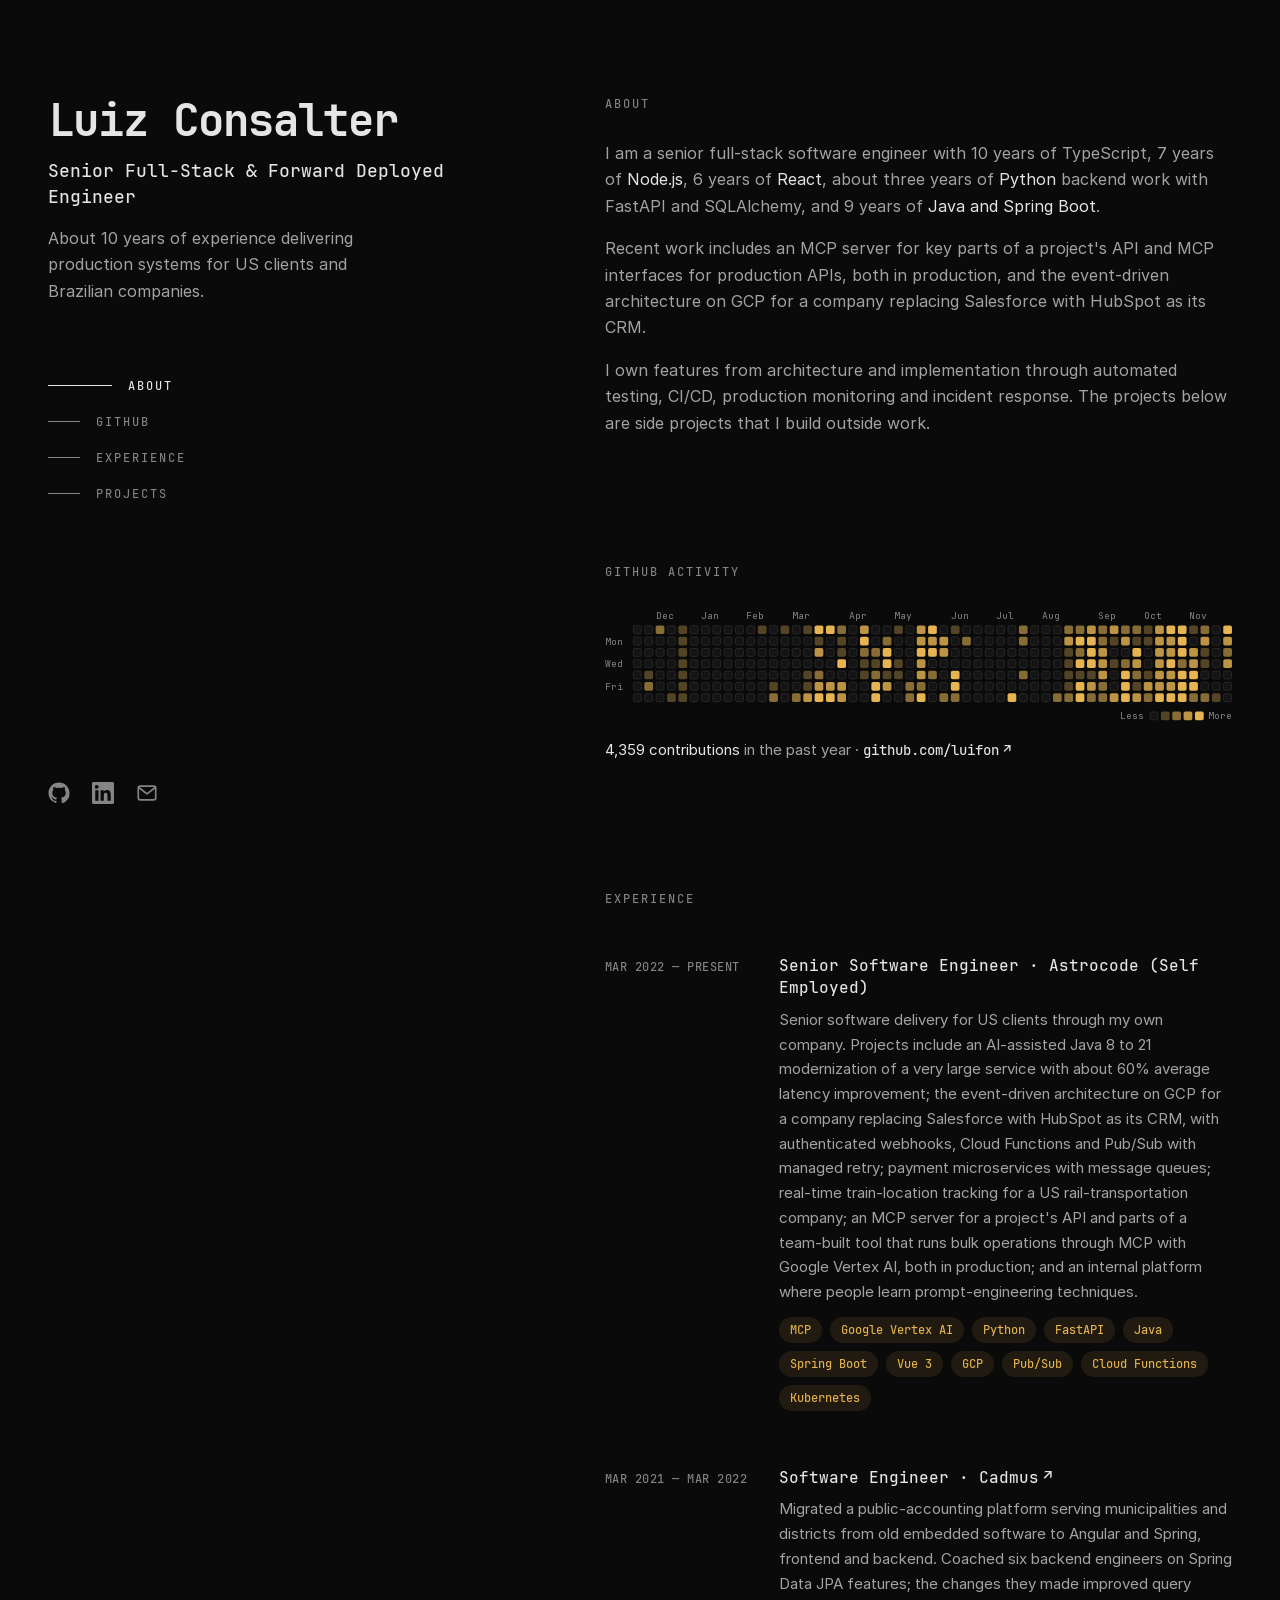
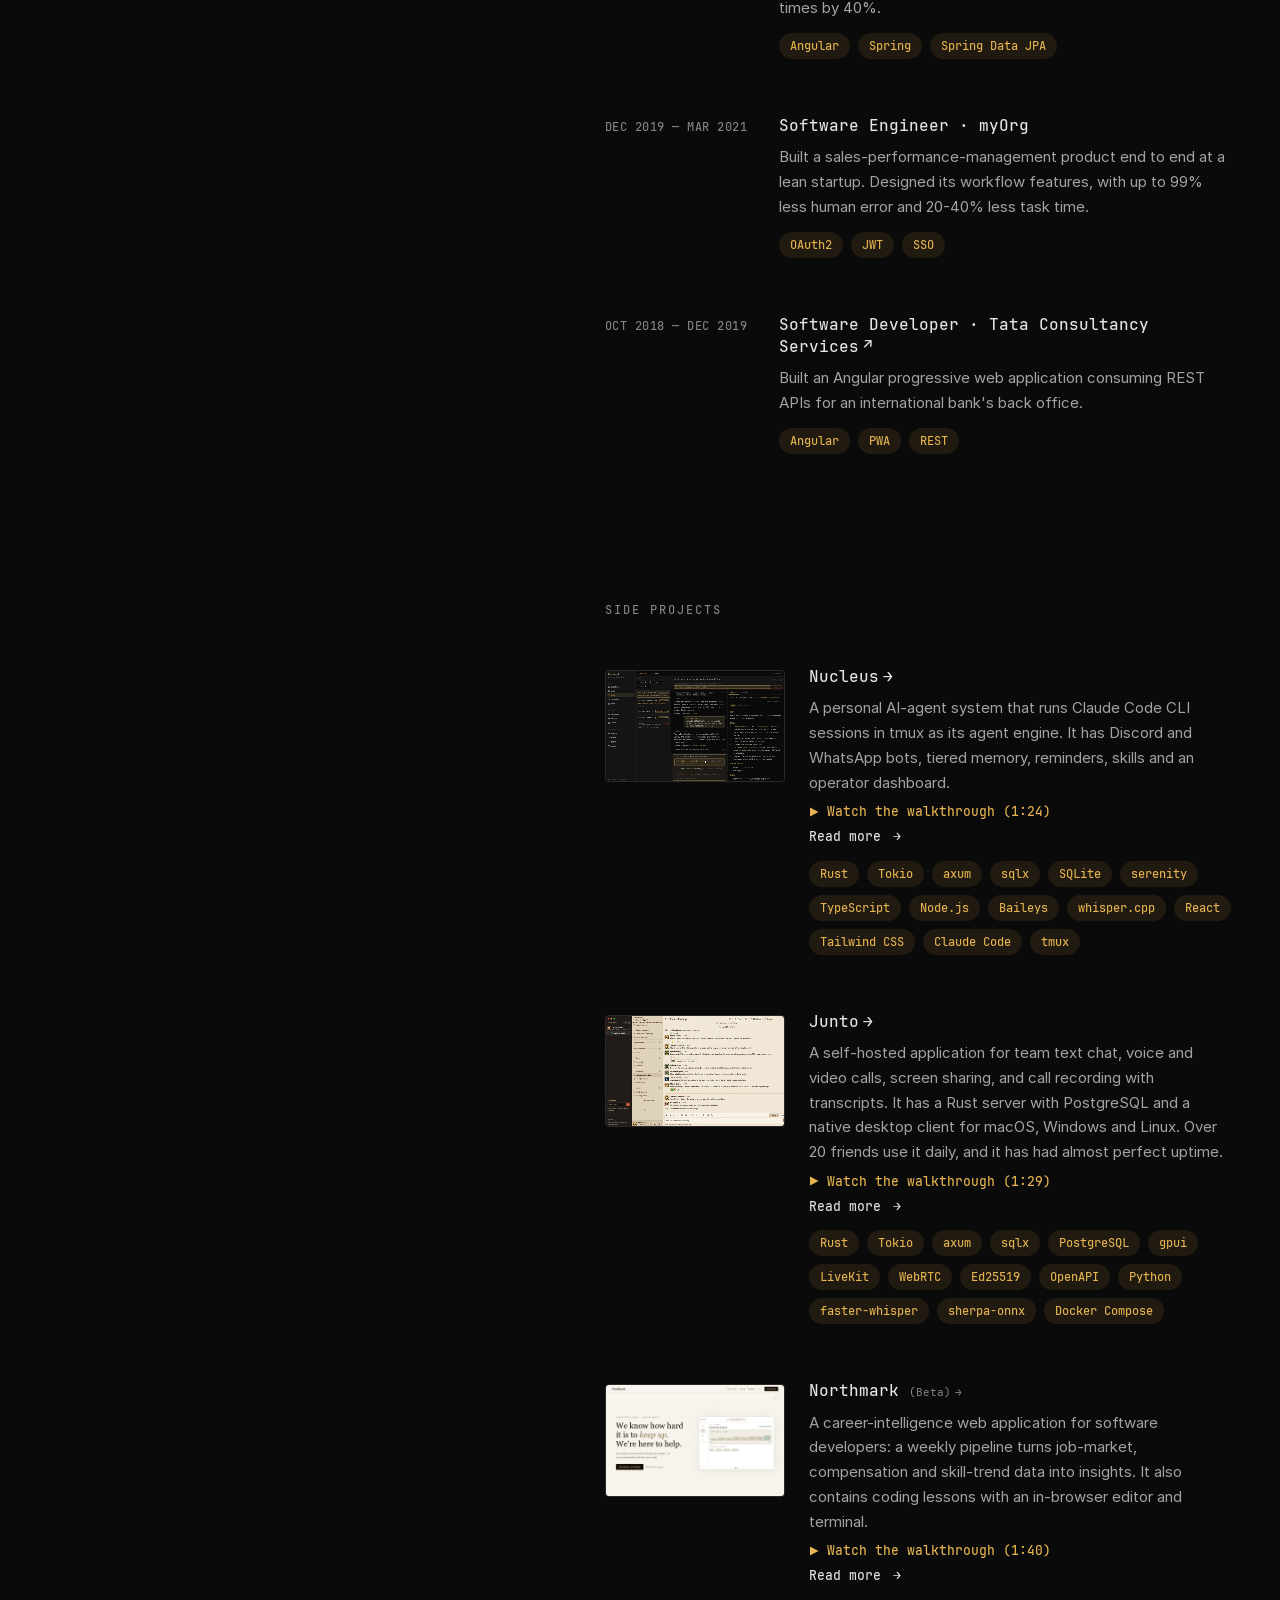
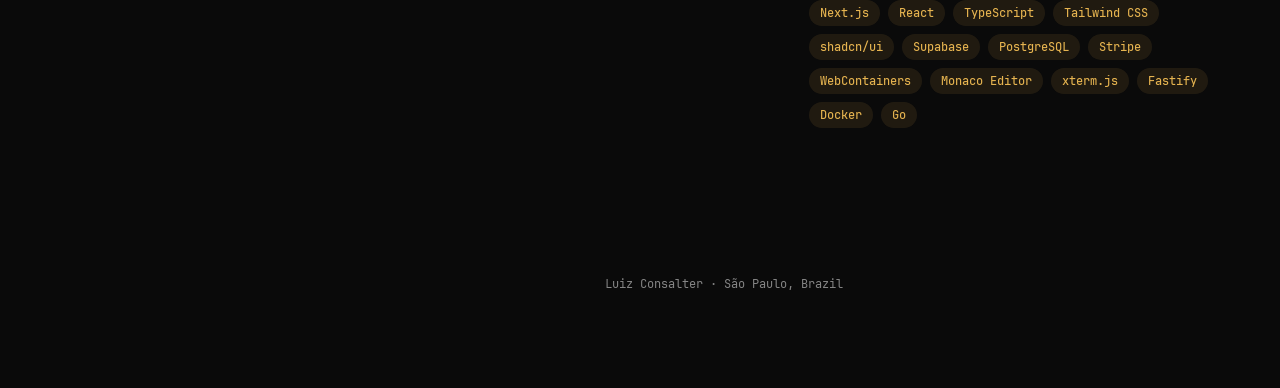
<file: index.html>
<!doctype html>
<html lang="en">
<head>
<meta charset="utf-8">
<meta name="viewport" content="width=device-width, initial-scale=1">
<title>Luiz Consalter</title>
<meta name="description" content="Luiz Consalter, senior full-stack and forward deployed engineer: experience and side projects.">
<meta name="theme-color" content="#0a0a0a">
<meta name="color-scheme" content="dark">
<link rel="canonical" href="https://luifon.github.io/">
<meta property="og:type" content="website">
<meta property="og:site_name" content="Luiz Consalter">
<meta property="og:title" content="Luiz Consalter">
<meta property="og:description" content="Luiz Consalter, senior full-stack and forward deployed engineer: experience and side projects.">
<meta property="og:url" content="https://luifon.github.io/">
<meta property="og:image" content="https://luifon.github.io/images/og-image.png">
<meta property="og:image:width" content="1200">
<meta property="og:image:height" content="630">
<meta property="og:image:alt" content="Luiz Consalter, Senior Full-Stack and Forward Deployed Engineer. Side projects: Nucleus, Junto, Northmark.">
<meta name="twitter:card" content="summary_large_image">
<meta name="twitter:title" content="Luiz Consalter">
<meta name="twitter:description" content="Luiz Consalter, senior full-stack and forward deployed engineer: experience and side projects.">
<meta name="twitter:image" content="https://luifon.github.io/images/og-image.png">
<link rel="icon" href="favicon.svg" type="image/svg+xml">
<link rel="icon" href="favicon-32x32.png" type="image/png" sizes="32x32">
<link rel="icon" href="favicon-16x16.png" type="image/png" sizes="16x16">
<link rel="apple-touch-icon" href="apple-touch-icon.png">
<link rel="preload" href="assets/fonts/Inter-Regular-latin.woff2" as="font" type="font/woff2" crossorigin>
<link rel="stylesheet" href="assets/site.css">
</head>
<body>
<a class="skip" href="#content">Skip to content</a>
<div class="wrap">

  <header class="side">
    <div>
      <h1><a href="/">Luiz Consalter</a></h1>
      <p class="title">Senior Full-Stack &amp; Forward Deployed Engineer</p>
      <p class="line">About 10 years of experience delivering production systems for US clients and Brazilian companies.</p>
      <nav class="sections" aria-label="Sections">
        <ul>
          <li><a href="#about" class="active">About</a></li>
          <li><a href="#github">GitHub</a></li>
          <li><a href="#experience">Experience</a></li>
          <li><a href="#projects">Projects</a></li>
        </ul>
      </nav>
    </div>
    <div class="contact">
      <a href="https://github.com/luifon" aria-label="GitHub" title="GitHub"><svg viewBox="0 0 24 24" fill="currentColor"><path d="M12 .5C5.65.5.5 5.65.5 12a11.5 11.5 0 0 0 7.86 10.92c.58.1.79-.25.79-.56v-2c-3.2.7-3.87-1.37-3.87-1.37-.53-1.33-1.28-1.69-1.28-1.69-1.05-.72.08-.7.08-.7 1.16.08 1.77 1.19 1.77 1.19 1.03 1.77 2.7 1.26 3.36.96.1-.75.4-1.26.73-1.55-2.55-.29-5.24-1.28-5.24-5.68 0-1.26.45-2.28 1.19-3.09-.12-.29-.52-1.46.11-3.05 0 0 .97-.31 3.17 1.18a11 11 0 0 1 5.77 0c2.2-1.49 3.17-1.18 3.17-1.18.63 1.59.23 2.76.11 3.05.74.81 1.19 1.83 1.19 3.09 0 4.41-2.69 5.39-5.25 5.67.41.36.78 1.06.78 2.14v3.17c0 .31.21.67.8.56A11.5 11.5 0 0 0 23.5 12C23.5 5.65 18.35.5 12 .5Z"/></svg></a>
      <a href="https://linkedin.com/in/luiz-consalter" aria-label="LinkedIn" title="LinkedIn"><svg viewBox="0 0 24 24" fill="currentColor"><path d="M20.45 20.45h-3.56v-5.57c0-1.33-.02-3.04-1.85-3.04-1.85 0-2.14 1.45-2.14 2.94v5.67H9.34V9h3.42v1.56h.05c.48-.9 1.64-1.85 3.37-1.85 3.6 0 4.27 2.37 4.27 5.46v6.28ZM5.34 7.43a2.07 2.07 0 1 1 0-4.13 2.07 2.07 0 0 1 0 4.13ZM7.12 20.45H3.56V9h3.56v11.45ZM22.22 0H1.77C.79 0 0 .77 0 1.73v20.54C0 23.23.79 24 1.77 24h20.45c.98 0 1.78-.77 1.78-1.73V1.73C24 .77 23.2 0 22.22 0Z"/></svg></a>
      <a href="mailto:luizconsalter.work@gmail.com" aria-label="Email" title="luizconsalter.work@gmail.com"><svg viewBox="0 0 24 24" fill="none" stroke="currentColor" stroke-width="1.8" stroke-linecap="round" stroke-linejoin="round"><rect x="2.5" y="4.5" width="19" height="15" rx="2"/><path d="m3 6 9 7 9-7"/></svg></a>
    </div>
  </header>

  <main id="content">
    <section id="about" aria-label="About">
      <h2>About</h2>
      <p>I am a senior full-stack software engineer with 10 years of TypeScript, 7 years of <span class="strong">Node.js</span>, 6 years of <span class="strong">React</span>, about three years of <span class="strong">Python</span> backend work with FastAPI and SQLAlchemy, and 9 years of <span class="strong">Java and Spring Boot</span>.</p>
      <p>Recent work includes an MCP server for key parts of a project's API and MCP interfaces for production APIs, both in production, and the event-driven architecture on GCP for a company replacing Salesforce with HubSpot as its CRM.</p>
      <p>I own features from architecture and implementation through automated testing, CI/CD, production monitoring and incident response. The projects below are side projects that I build outside work.</p>
    </section>

    <section id="github" aria-label="GitHub activity">
      <h2>GitHub activity</h2>
      <!-- github-activity:start (generated by scripts/github-activity.mjs; do not edit by hand) -->
      <div class="heatmap"><a href="https://github.com/luifon"><img src="images/github-activity.svg?v=2026-11-28" width="718" height="131" alt="Heatmap of GitHub contributions by day: 4,359 contributions on GitHub from Nov 23, 2025 to Nov 28, 2026." decoding="async"></a></div>
      <p class="activity"><span class="strong">4,359 contributions</span> in the past year · <a href="https://github.com/luifon" class="more-inline">github.com/luifon<span aria-hidden="true">↗</span></a></p>
      <!-- github-activity:end -->
    </section>

    <section id="experience" aria-label="Experience">
      <h2>Experience</h2>
      <ol class="list">
        <li class="item">
          <div class="date">Mar 2022 — Present</div>
          <div>
            <h3>Senior Software Engineer · Astrocode (Self Employed)</h3>
            <p>Senior software delivery for US clients through my own company. Projects include an AI-assisted Java 8 to 21 modernization of a very large service with about 60% average latency improvement; the event-driven architecture on GCP for a company replacing Salesforce with HubSpot as its CRM, with authenticated webhooks, Cloud Functions and Pub/Sub with managed retry; payment microservices with message queues; real-time train-location tracking for a US rail-transportation company; an MCP server for a project's API and parts of a team-built tool that runs bulk operations through MCP with Google Vertex AI, both in production; and an internal platform where people learn prompt-engineering techniques.</p>
            <ul class="tags"><li>MCP</li><li>Google Vertex AI</li><li>Python</li><li>FastAPI</li><li>Java</li><li>Spring Boot</li><li>Vue 3</li><li>GCP</li><li>Pub/Sub</li><li>Cloud Functions</li><li>Kubernetes</li></ul>
          </div>
        </li>
        <li class="item">
          <div class="date">Mar 2021 — Mar 2022</div>
          <div>
            <h3><a href="https://www.cadmus.com.br" target="_blank" rel="noreferrer">Software Engineer · <span class="nw">Cadmus<span class="arrow" aria-hidden="true">↗</span></span></a></h3>
            <p>Migrated a public-accounting platform serving municipalities and districts from old embedded software to Angular and Spring, frontend and backend. Coached six backend engineers on Spring Data JPA features; the changes they made improved query times by 40%.</p>
            <ul class="tags"><li>Angular</li><li>Spring</li><li>Spring Data JPA</li></ul>
          </div>
        </li>
        <li class="item">
          <div class="date">Dec 2019 — Mar 2021</div>
          <div>
            <h3>Software Engineer · myOrg</h3>
            <p>Built a sales-performance-management product end to end at a lean startup. Designed its workflow features, with up to 99% less human error and 20-40% less task time.</p>
            <ul class="tags"><li>OAuth2</li><li>JWT</li><li>SSO</li></ul>
          </div>
        </li>
        <li class="item">
          <div class="date">Oct 2018 — Dec 2019</div>
          <div>
            <h3><a href="https://www.tcs.com" target="_blank" rel="noreferrer">Software Developer · Tata Consultancy <span class="nw">Services<span class="arrow" aria-hidden="true">↗</span></span></a></h3>
            <p>Built an Angular progressive web application consuming REST APIs for an international bank's back office.</p>
            <ul class="tags"><li>Angular</li><li>PWA</li><li>REST</li></ul>
          </div>
        </li>
      </ol>
    </section>

    <section id="projects" aria-label="Projects">
      <h2>Side projects</h2>
      <ol class="list">
        <li class="item project">
          <button class="thumb" type="button" data-gallery="nucleus" data-video="videos/nucleus-plan-approval" data-poster="videos/nucleus-plan-approval.webp" data-width="1440" data-height="900" data-caption="Nucleus dashboard: approving plan v2 of a work item, after which the agent starts the implementation" aria-label="Open the Nucleus videos and screenshots"><video class="clip" muted loop playsinline preload="none" poster="videos/nucleus-plan-approval-800.webp" width="800" height="500" aria-label="Nucleus dashboard: approving plan v2 of a work item, after which the agent starts the implementation"><source src="videos/nucleus-plan-approval-800.webm" type="video/webm"><source src="videos/nucleus-plan-approval-800.mp4" type="video/mp4"></video></button>
          <span hidden data-gallery="nucleus" data-video="videos/nucleus-tasks" data-poster="videos/nucleus-tasks.webp" data-width="1440" data-height="900" data-caption="Nucleus dashboard: tasks page refreshing while background tasks start, finish and are added"></span>
          <span hidden data-gallery="nucleus" data-full="images/nucleus-agents-1600.webp" data-caption="Nucleus dashboard: agents page"></span>
          <span hidden data-gallery="nucleus" data-full="images/nucleus-work-1600.webp" data-caption="Nucleus dashboard: work items page"></span>
          <span hidden data-gallery="nucleus" data-full="images/nucleus-usage-1600.webp" data-caption="Nucleus dashboard: usage page"></span>
          <div>
            <h3><a href="projects/nucleus.html"><span class="nw">Nucleus<span class="arrow" aria-hidden="true">→</span></span></a></h3>
            <p>A personal AI-agent system that runs Claude Code CLI sessions in tmux as its agent engine. It has Discord and WhatsApp bots, tiered memory, reminders, skills and an operator dashboard.</p>
            <a class="watch" href="projects/nucleus.html#walkthrough"><svg viewBox="0 0 10 10" aria-hidden="true"><path d="M1 0.5 9.5 5 1 9.5z" fill="currentColor"/></svg>Watch the walkthrough (1:24)<span class="sr-only"> of Nucleus</span></a>
            <a class="read" href="projects/nucleus.html">Read more<span class="sr-only"> about Nucleus</span> <span aria-hidden="true">→</span></a>
            <ul class="tags"><li>Rust</li><li>Tokio</li><li>axum</li><li>sqlx</li><li>SQLite</li><li>serenity</li><li>TypeScript</li><li>Node.js</li><li>Baileys</li><li>whisper.cpp</li><li>React</li><li>Tailwind CSS</li><li>Claude Code</li><li>tmux</li></ul>
          </div>
        </li>
        <li class="item project">
          <button class="thumb" type="button" data-gallery="junto" data-video="videos/junto-live-thread" data-poster="videos/junto-live-thread.webp" data-width="1440" data-height="862" data-caption="Junto desktop client: opening a thread while new channel messages and a thread reply arrive" aria-label="Open the Junto video and screenshots"><video class="clip" muted loop playsinline preload="none" poster="videos/junto-live-thread-800.webp" width="800" height="479" aria-label="Junto desktop client: opening a thread while new channel messages and a thread reply arrive"><source src="videos/junto-live-thread-800.webm" type="video/webm"><source src="videos/junto-live-thread-800.mp4" type="video/mp4"></video></button>
          <span hidden data-gallery="junto" data-full="images/junto-chat-1600.webp" data-caption="Junto desktop client: chat"></span>
          <span hidden data-gallery="junto" data-full="images/junto-thread-1600.webp" data-caption="Junto desktop client: thread"></span>
          <span hidden data-gallery="junto" data-full="images/junto-search-1600.webp" data-caption="Junto desktop client: search"></span>
          <div>
            <h3><a href="projects/junto.html"><span class="nw">Junto<span class="arrow" aria-hidden="true">→</span></span></a></h3>
            <p>A self-hosted application for team text chat, voice and video calls, screen sharing, and call recording with transcripts. It has a Rust server with PostgreSQL and a native desktop client for macOS, Windows and Linux. Over 20 friends use it daily, and it has had almost perfect uptime.</p>
            <a class="watch" href="projects/junto.html#walkthrough"><svg viewBox="0 0 10 10" aria-hidden="true"><path d="M1 0.5 9.5 5 1 9.5z" fill="currentColor"/></svg>Watch the walkthrough (1:29)<span class="sr-only"> of Junto</span></a>
            <a class="read" href="projects/junto.html">Read more<span class="sr-only"> about Junto</span> <span aria-hidden="true">→</span></a>
            <ul class="tags"><li>Rust</li><li>Tokio</li><li>axum</li><li>sqlx</li><li>PostgreSQL</li><li>gpui</li><li>LiveKit</li><li>WebRTC</li><li>Ed25519</li><li>OpenAPI</li><li>Python</li><li>faster-whisper</li><li>sherpa-onnx</li><li>Docker Compose</li></ul>
          </div>
        </li>
        <li class="item project">
          <button class="thumb" type="button" data-gallery="northmark" data-full="images/northmark-landing-1600.webp" data-caption="Northmark landing page" aria-label="Open the Northmark screenshots"><img src="images/northmark-landing-800.webp" srcset="images/northmark-landing-800.webp 800w, images/northmark-landing-1600.webp 1600w" sizes="(max-width: 640px) 240px, 180px" width="800" height="500" alt="Northmark landing page" loading="lazy" decoding="async"></button>
          <span hidden data-gallery="northmark" data-full="images/northmark-roadmap-1600.webp" data-caption="Northmark roadmap page"></span>
          <div>
            <h3><a href="projects/northmark.html">Northmark <span class="nw beta">(Beta)<span class="arrow" aria-hidden="true">→</span></span></a></h3>
            <p>A career-intelligence web application for software developers: a weekly pipeline turns job-market, compensation and skill-trend data into insights. It also contains coding lessons with an in-browser editor and terminal.</p>
            <a class="watch" href="projects/northmark.html#walkthrough"><svg viewBox="0 0 10 10" aria-hidden="true"><path d="M1 0.5 9.5 5 1 9.5z" fill="currentColor"/></svg>Watch the walkthrough (1:40)<span class="sr-only"> of Northmark</span></a>
            <a class="read" href="projects/northmark.html">Read more<span class="sr-only"> about Northmark</span> <span aria-hidden="true">→</span></a>
            <ul class="tags"><li>Next.js</li><li>React</li><li>TypeScript</li><li>Tailwind CSS</li><li>shadcn/ui</li><li>Supabase</li><li>PostgreSQL</li><li>Stripe</li><li>WebContainers</li><li>Monaco Editor</li><li>xterm.js</li><li>Fastify</li><li>Docker</li><li>Go</li></ul>
          </div>
        </li>
      </ol>
    </section>


    <footer>Luiz Consalter · São Paulo, Brazil</footer>
  </main>

</div>
<script src="assets/site.js" defer></script>
<script src="assets/lightbox.js" defer></script>
<script src="assets/clips.js" defer></script>
</body>
</html>
</file>
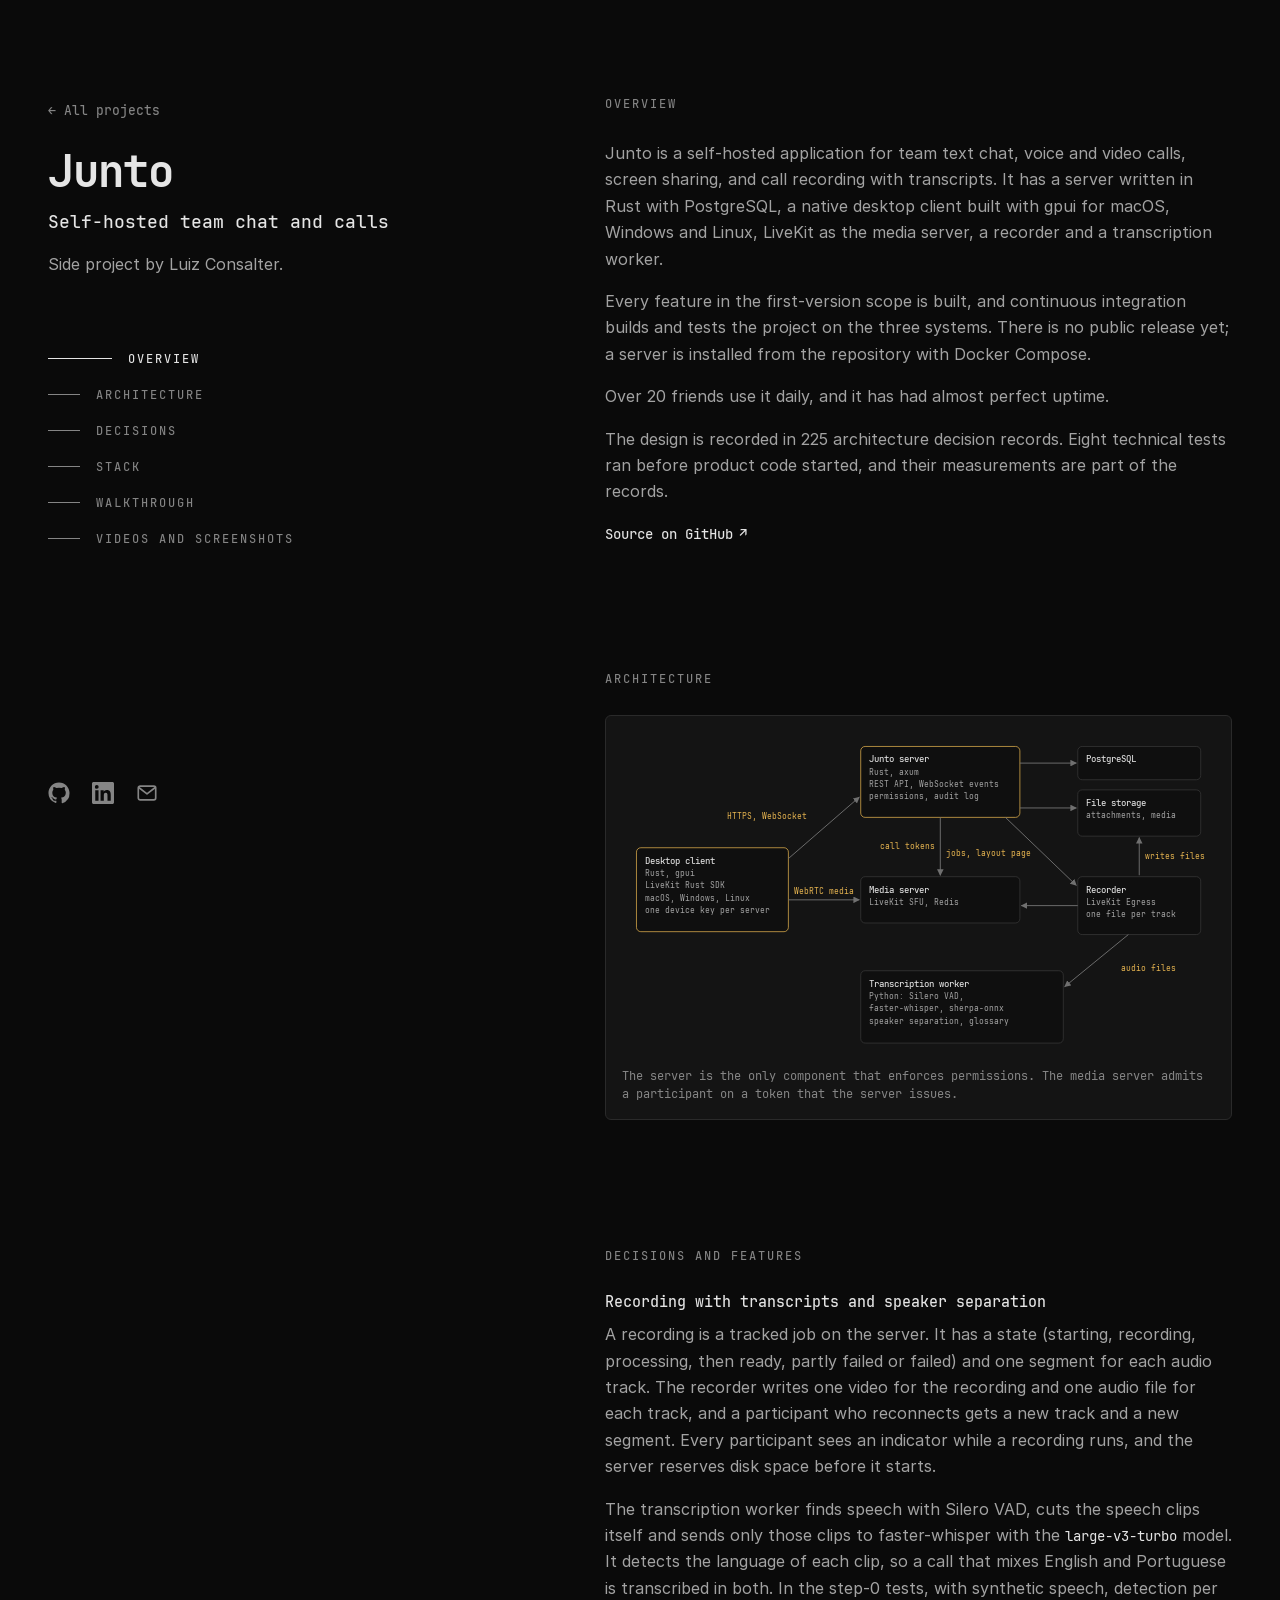
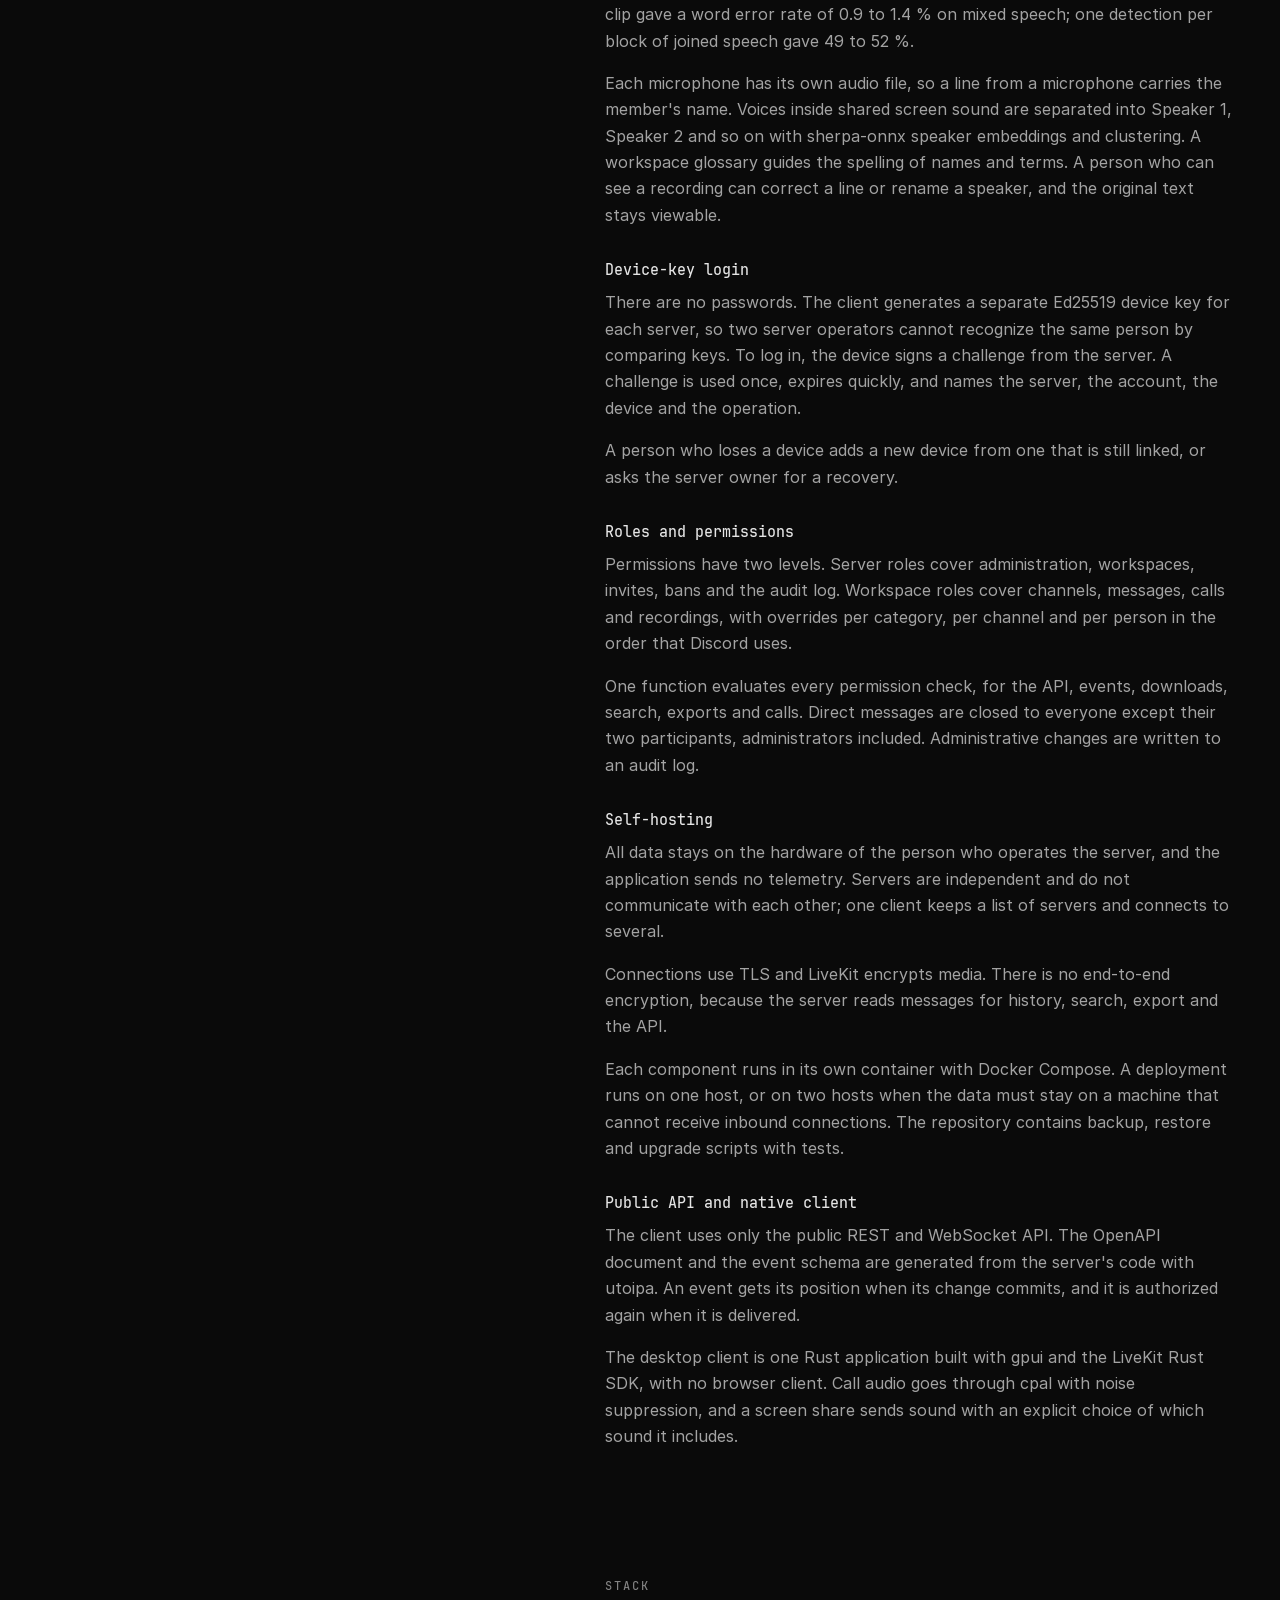
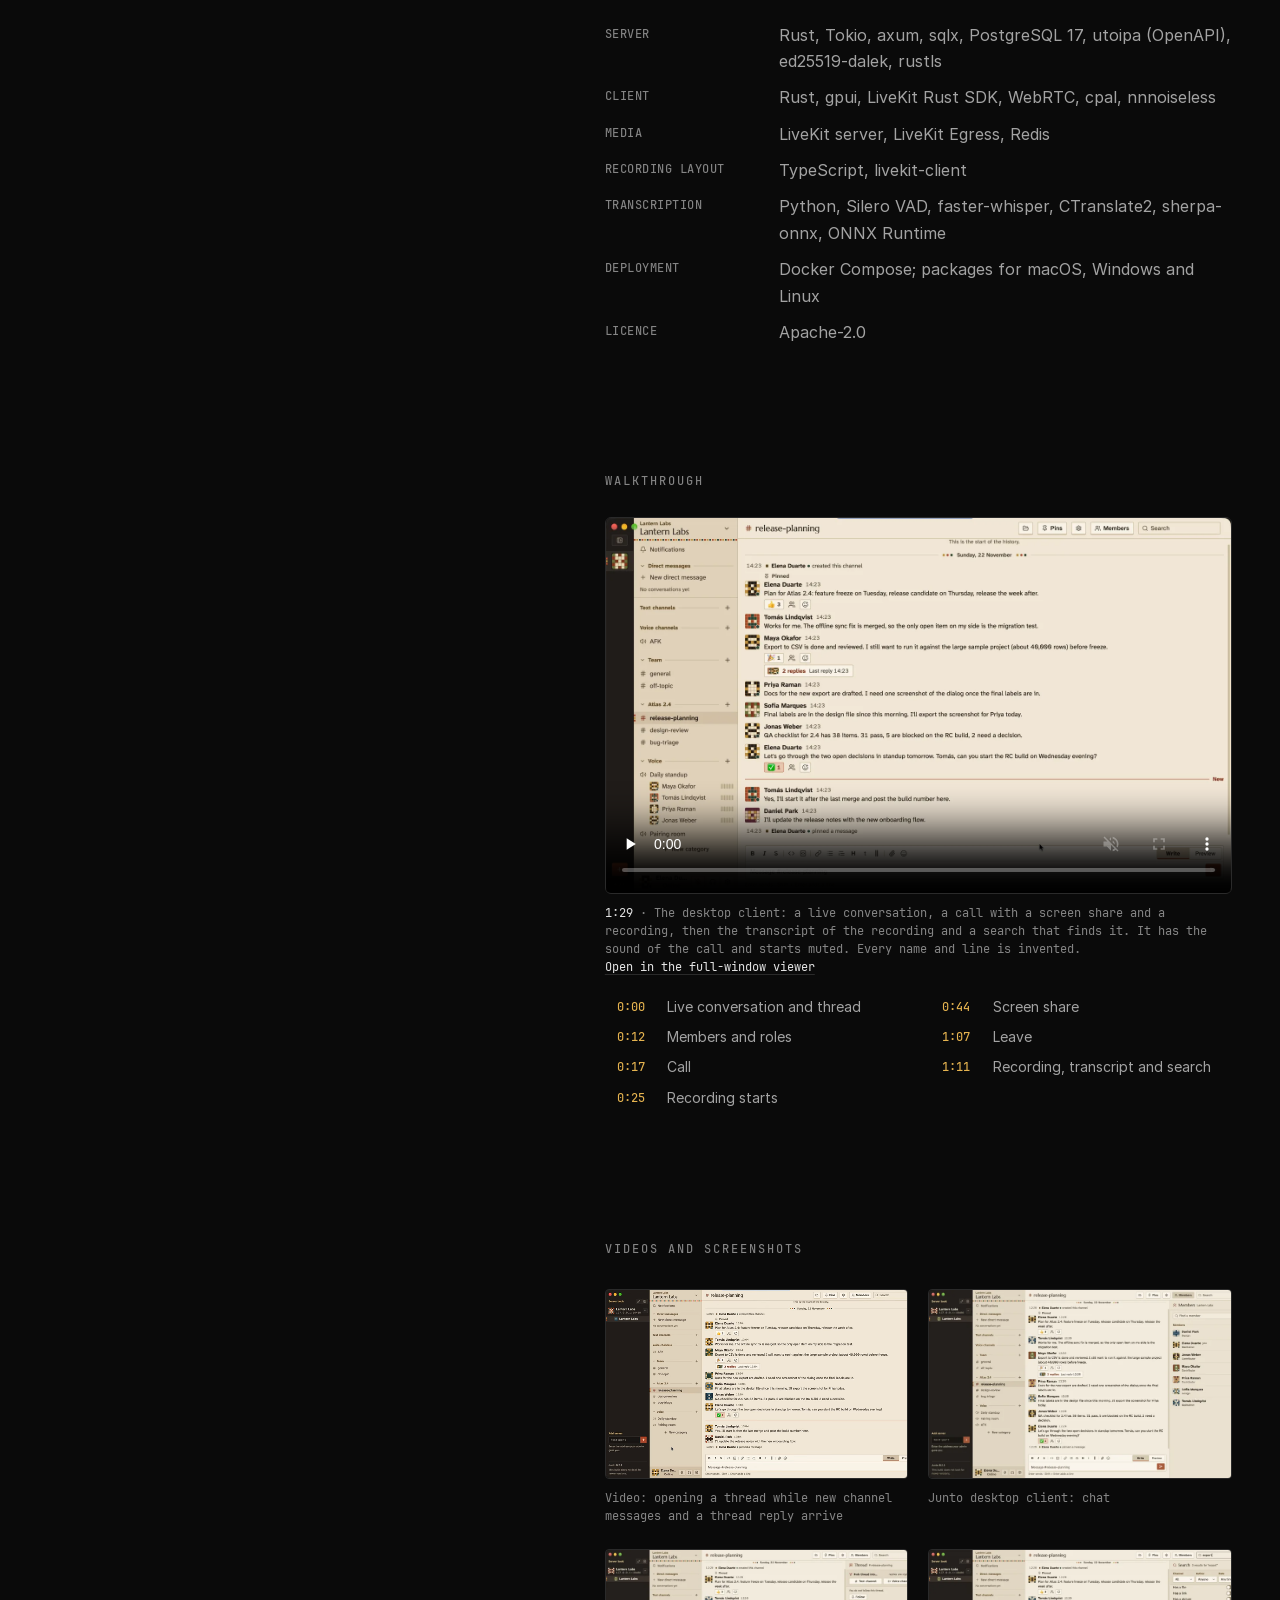
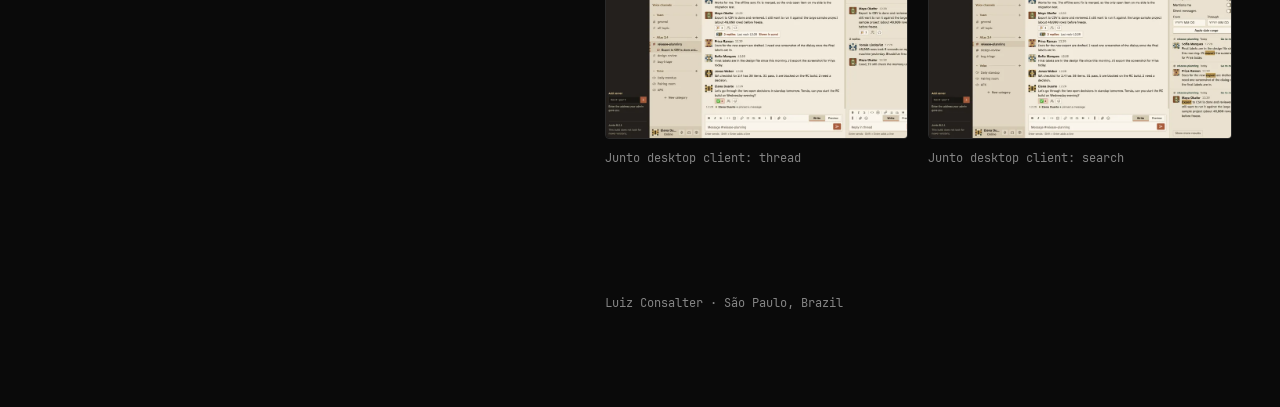
<file: projects/junto.html>
<!doctype html>
<html lang="en">
<head>
<meta charset="utf-8">
<meta name="viewport" content="width=device-width, initial-scale=1">
<title>Junto · Luiz Consalter</title>
<meta name="description" content="Junto: a self-hosted application for team text chat, voice and video calls, screen sharing, and call recording with transcripts.">
<meta name="theme-color" content="#0a0a0a">
<meta name="color-scheme" content="dark">
<link rel="canonical" href="https://luifon.github.io/projects/junto.html">
<meta property="og:type" content="article">
<meta property="og:site_name" content="Luiz Consalter">
<meta property="og:title" content="Junto · Luiz Consalter">
<meta property="og:description" content="Junto: a self-hosted application for team text chat, voice and video calls, screen sharing, and call recording with transcripts.">
<meta property="og:url" content="https://luifon.github.io/projects/junto.html">
<meta property="og:image" content="https://luifon.github.io/images/og-image.png">
<meta property="og:image:width" content="1200">
<meta property="og:image:height" content="630">
<meta property="og:image:alt" content="Luiz Consalter, Senior Full-Stack and Forward Deployed Engineer. Side projects: Nucleus, Junto, Northmark.">
<meta name="twitter:card" content="summary_large_image">
<meta name="twitter:title" content="Junto · Luiz Consalter">
<meta name="twitter:description" content="Junto: a self-hosted application for team text chat, voice and video calls, screen sharing, and call recording with transcripts.">
<meta name="twitter:image" content="https://luifon.github.io/images/og-image.png">
<link rel="icon" href="../favicon.svg" type="image/svg+xml">
<link rel="icon" href="../favicon-32x32.png" type="image/png" sizes="32x32">
<link rel="icon" href="../favicon-16x16.png" type="image/png" sizes="16x16">
<link rel="apple-touch-icon" href="../apple-touch-icon.png">
<link rel="preload" href="../assets/fonts/Inter-Regular-latin.woff2" as="font" type="font/woff2" crossorigin>
<link rel="stylesheet" href="../assets/site.css">
</head>
<body>
<a class="skip" href="#content">Skip to content</a>
<div class="wrap">

  <header class="side">
    <div>
      <a class="back" href="../index.html#projects"><span aria-hidden="true">←</span> All projects</a>
      <h1>Junto</h1>
      <p class="title">Self-hosted team chat and calls</p>
      <p class="line">Side project by Luiz Consalter.</p>
      <nav class="sections" aria-label="Sections">
        <ul>
          <li><a href="#overview" class="active">Overview</a></li>
          <li><a href="#architecture">Architecture</a></li>
          <li><a href="#decisions">Decisions</a></li>
          <li><a href="#stack">Stack</a></li>
          <li><a href="#walkthrough">Walkthrough</a></li>
          <li><a href="#screenshots">Videos and screenshots</a></li>
        </ul>
      </nav>
    </div>
    <div class="contact">
      <a href="https://github.com/luifon" aria-label="GitHub" title="GitHub"><svg viewBox="0 0 24 24" fill="currentColor"><path d="M12 .5C5.65.5.5 5.65.5 12a11.5 11.5 0 0 0 7.86 10.92c.58.1.79-.25.79-.56v-2c-3.2.7-3.87-1.37-3.87-1.37-.53-1.33-1.28-1.69-1.28-1.69-1.05-.72.08-.7.08-.7 1.16.08 1.77 1.19 1.77 1.19 1.03 1.77 2.7 1.26 3.36.96.1-.75.4-1.26.73-1.55-2.55-.29-5.24-1.28-5.24-5.68 0-1.26.45-2.28 1.19-3.09-.12-.29-.52-1.46.11-3.05 0 0 .97-.31 3.17 1.18a11 11 0 0 1 5.77 0c2.2-1.49 3.17-1.18 3.17-1.18.63 1.59.23 2.76.11 3.05.74.81 1.19 1.83 1.19 3.09 0 4.41-2.69 5.39-5.25 5.67.41.36.78 1.06.78 2.14v3.17c0 .31.21.67.8.56A11.5 11.5 0 0 0 23.5 12C23.5 5.65 18.35.5 12 .5Z"/></svg></a>
      <a href="https://linkedin.com/in/luiz-consalter" aria-label="LinkedIn" title="LinkedIn"><svg viewBox="0 0 24 24" fill="currentColor"><path d="M20.45 20.45h-3.56v-5.57c0-1.33-.02-3.04-1.85-3.04-1.85 0-2.14 1.45-2.14 2.94v5.67H9.34V9h3.42v1.56h.05c.48-.9 1.64-1.85 3.37-1.85 3.6 0 4.27 2.37 4.27 5.46v6.28ZM5.34 7.43a2.07 2.07 0 1 1 0-4.13 2.07 2.07 0 0 1 0 4.13ZM7.12 20.45H3.56V9h3.56v11.45ZM22.22 0H1.77C.79 0 0 .77 0 1.73v20.54C0 23.23.79 24 1.77 24h20.45c.98 0 1.78-.77 1.78-1.73V1.73C24 .77 23.2 0 22.22 0Z"/></svg></a>
      <a href="mailto:luizconsalter.work@gmail.com" aria-label="Email" title="luizconsalter.work@gmail.com"><svg viewBox="0 0 24 24" fill="none" stroke="currentColor" stroke-width="1.8" stroke-linecap="round" stroke-linejoin="round"><rect x="2.5" y="4.5" width="19" height="15" rx="2"/><path d="m3 6 9 7 9-7"/></svg></a>
    </div>
  </header>

  <main id="content">
    <section id="overview" aria-label="Overview">
      <h2>Overview</h2>
      <p>Junto is a self-hosted application for team text chat, voice and video calls, screen sharing, and call recording with transcripts. It has a server written in Rust with PostgreSQL, a native desktop client built with gpui for macOS, Windows and Linux, LiveKit as the media server, a recorder and a transcription worker.</p>
      <p>Every feature in the first-version scope is built, and continuous integration builds and tests the project on the three systems. There is no public release yet; a server is installed from the repository with Docker Compose.</p>
      <p>Over 20 friends use it daily, and it has had almost perfect uptime.</p>
      <p>The design is recorded in 225 architecture decision records. Eight technical tests ran before product code started, and their measurements are part of the records.</p>
      <div class="links">
        <a href="https://github.com/luifon/junto" target="_blank" rel="noreferrer">Source on GitHub <span aria-hidden="true">↗</span></a>
      </div>
    </section>

    <section id="architecture" aria-label="Architecture">
      <h2>Architecture</h2>
<figure class="diagram">
  <svg viewBox="0 0 820 450" role="img" aria-label="Junto architecture">
    <defs><marker id="a1" viewBox="0 0 10 10" refX="9" refY="5" markerWidth="7" markerHeight="7" orient="auto"><path d="M0 0 10 5 0 10z" fill="#707070"/></marker><marker id="a0" viewBox="0 0 10 10" refX="1" refY="5" markerWidth="7" markerHeight="7" orient="auto"><path d="M10 0 0 5 10 10z" fill="#707070"/></marker></defs>
    <rect x="20" y="160" width="210" height="116" rx="6" fill="#0f0f0f" stroke="#e6b450"/>
    <text x="32" y="182" font-size="13" font-weight="500" fill="#e5e5e5">Desktop client</text>
    <text x="32" y="199" font-size="11.5" fill="#a3a3a3">Rust, gpui</text>
    <text x="32" y="216" font-size="11.5" fill="#a3a3a3">LiveKit Rust SDK</text>
    <text x="32" y="233" font-size="11.5" fill="#a3a3a3">macOS, Windows, Linux</text>
    <text x="32" y="250" font-size="11.5" fill="#a3a3a3">one device key per server</text>
    <rect x="330" y="20" width="220" height="98" rx="6" fill="#0f0f0f" stroke="#e6b450"/>
    <text x="342" y="42" font-size="13" font-weight="500" fill="#e5e5e5">Junto server</text>
    <text x="342" y="59" font-size="11.5" fill="#a3a3a3">Rust, axum</text>
    <text x="342" y="76" font-size="11.5" fill="#a3a3a3">REST API, WebSocket events</text>
    <text x="342" y="93" font-size="11.5" fill="#a3a3a3">permissions, audit log</text>
    <rect x="630" y="20" width="170" height="46" rx="6" fill="#0f0f0f" stroke="#3a3a3a"/>
    <text x="642" y="42" font-size="13" font-weight="500" fill="#e5e5e5">PostgreSQL</text>
    <rect x="630" y="80" width="170" height="64" rx="6" fill="#0f0f0f" stroke="#3a3a3a"/>
    <text x="642" y="102" font-size="13" font-weight="500" fill="#e5e5e5">File storage</text>
    <text x="642" y="119" font-size="11.5" fill="#a3a3a3">attachments, media</text>
    <rect x="330" y="200" width="220" height="64" rx="6" fill="#0f0f0f" stroke="#3a3a3a"/>
    <text x="342" y="222" font-size="13" font-weight="500" fill="#e5e5e5">Media server</text>
    <text x="342" y="239" font-size="11.5" fill="#a3a3a3">LiveKit SFU, Redis</text>
    <rect x="630" y="200" width="170" height="80" rx="6" fill="#0f0f0f" stroke="#3a3a3a"/>
    <text x="642" y="222" font-size="13" font-weight="500" fill="#e5e5e5">Recorder</text>
    <text x="642" y="239" font-size="11.5" fill="#a3a3a3">LiveKit Egress</text>
    <text x="642" y="256" font-size="11.5" fill="#a3a3a3">one file per track</text>
    <rect x="330" y="330" width="280" height="100" rx="6" fill="#0f0f0f" stroke="#3a3a3a"/>
    <text x="342" y="352" font-size="13" font-weight="500" fill="#e5e5e5">Transcription worker</text>
    <text x="342" y="369" font-size="11.5" fill="#a3a3a3">Python: Silero VAD,</text>
    <text x="342" y="386" font-size="11.5" fill="#a3a3a3">faster-whisper, sherpa-onnx</text>
    <text x="342" y="403" font-size="11.5" fill="#a3a3a3">speaker separation, glossary</text>
    <line x1="230" y1="175" x2="328" y2="90" stroke="#707070" stroke-width="1.3" marker-end="url(#a1)"/>
    <text x="200" y="120" font-size="11" fill="#e6b450" text-anchor="middle">HTTPS, WebSocket</text>
    <line x1="230" y1="232" x2="328" y2="232" stroke="#707070" stroke-width="1.3" marker-end="url(#a1)"/>
    <text x="279" y="224" font-size="11" fill="#e6b450" text-anchor="middle">WebRTC media</text>
    <line x1="550" y1="43" x2="628" y2="43" stroke="#707070" stroke-width="1.3" marker-end="url(#a1)"/>
    <line x1="550" y1="105" x2="628" y2="105" stroke="#707070" stroke-width="1.3" marker-end="url(#a1)"/>
    <line x1="440" y1="118" x2="440" y2="198" stroke="#707070" stroke-width="1.3" marker-end="url(#a1)"/>
    <text x="432" y="162" font-size="11" fill="#e6b450" text-anchor="end">call tokens</text>
    <line x1="530" y1="118" x2="628" y2="212" stroke="#707070" stroke-width="1.3" marker-end="url(#a1)"/>
    <text x="566" y="172" font-size="11" fill="#e6b450" text-anchor="end">jobs, layout page</text>
    <line x1="630" y1="240" x2="552" y2="240" stroke="#707070" stroke-width="1.3" marker-end="url(#a1)"/>
    <line x1="715" y1="198" x2="715" y2="146" stroke="#707070" stroke-width="1.3" marker-end="url(#a1)"/>
    <text x="723" y="176" font-size="11" fill="#e6b450" text-anchor="start">writes files</text>
    <line x1="700" y1="280" x2="612" y2="352" stroke="#707070" stroke-width="1.3" marker-end="url(#a1)"/>
    <text x="690" y="330" font-size="11" fill="#e6b450" text-anchor="start">audio files</text>
  </svg>
  <figcaption>The server is the only component that enforces permissions. The media server admits a participant on a token that the server issues.</figcaption>
</figure>
    </section>

    <section id="decisions" aria-label="Decisions and features">
      <h2>Decisions and features</h2>
      <h3 class="sub">Recording with transcripts and speaker separation</h3>
      <p>A recording is a tracked job on the server. It has a state (starting, recording, processing, then ready, partly failed or failed) and one segment for each audio track. The recorder writes one video for the recording and one audio file for each track, and a participant who reconnects gets a new track and a new segment. Every participant sees an indicator while a recording runs, and the server reserves disk space before it starts.</p>
      <p>The transcription worker finds speech with Silero VAD, cuts the speech clips itself and sends only those clips to faster-whisper with the <code>large-v3-turbo</code> model. It detects the language of each clip, so a call that mixes English and Portuguese is transcribed in both. In the step-0 tests, with synthetic speech, detection per clip gave a word error rate of 0.9 to 1.4 % on mixed speech; one detection per block of joined speech gave 49 to 52 %.</p>
      <p>Each microphone has its own audio file, so a line from a microphone carries the member's name. Voices inside shared screen sound are separated into Speaker 1, Speaker 2 and so on with sherpa-onnx speaker embeddings and clustering. A workspace glossary guides the spelling of names and terms. A person who can see a recording can correct a line or rename a speaker, and the original text stays viewable.</p>
      <h3 class="sub">Device-key login</h3>
      <p>There are no passwords. The client generates a separate Ed25519 device key for each server, so two server operators cannot recognize the same person by comparing keys. To log in, the device signs a challenge from the server. A challenge is used once, expires quickly, and names the server, the account, the device and the operation.</p>
      <p>A person who loses a device adds a new device from one that is still linked, or asks the server owner for a recovery.</p>
      <h3 class="sub">Roles and permissions</h3>
      <p>Permissions have two levels. Server roles cover administration, workspaces, invites, bans and the audit log. Workspace roles cover channels, messages, calls and recordings, with overrides per category, per channel and per person in the order that Discord uses.</p>
      <p>One function evaluates every permission check, for the API, events, downloads, search, exports and calls. Direct messages are closed to everyone except their two participants, administrators included. Administrative changes are written to an audit log.</p>
      <h3 class="sub">Self-hosting</h3>
      <p>All data stays on the hardware of the person who operates the server, and the application sends no telemetry. Servers are independent and do not communicate with each other; one client keeps a list of servers and connects to several.</p>
      <p>Connections use TLS and LiveKit encrypts media. There is no end-to-end encryption, because the server reads messages for history, search, export and the API.</p>
      <p>Each component runs in its own container with Docker Compose. A deployment runs on one host, or on two hosts when the data must stay on a machine that cannot receive inbound connections. The repository contains backup, restore and upgrade scripts with tests.</p>
      <h3 class="sub">Public API and native client</h3>
      <p>The client uses only the public REST and WebSocket API. The OpenAPI document and the event schema are generated from the server's code with utoipa. An event gets its position when its change commits, and it is authorized again when it is delivered.</p>
      <p>The desktop client is one Rust application built with gpui and the LiveKit Rust SDK, with no browser client. Call audio goes through cpal with noise suppression, and a screen share sends sound with an explicit choice of which sound it includes.</p>
    </section>

    <section id="stack" aria-label="Stack">
      <h2>Stack</h2>
      <dl class="stack">
        <dt>Server</dt><dd>Rust, Tokio, axum, sqlx, PostgreSQL 17, utoipa (OpenAPI), ed25519-dalek, rustls</dd>
        <dt>Client</dt><dd>Rust, gpui, LiveKit Rust SDK, WebRTC, cpal, nnnoiseless</dd>
        <dt>Media</dt><dd>LiveKit server, LiveKit Egress, Redis</dd>
        <dt>Recording layout</dt><dd>TypeScript, livekit-client</dd>
        <dt>Transcription</dt><dd>Python, Silero VAD, faster-whisper, CTranslate2, sherpa-onnx, ONNX Runtime</dd>
        <dt>Deployment</dt><dd>Docker Compose; packages for macOS, Windows and Linux</dd>
        <dt>Licence</dt><dd>Apache-2.0</dd>
      </dl>
    </section>

    <section id="walkthrough" aria-label="Walkthrough">
      <h2>Walkthrough</h2>
      <figure class="walkthrough">
        <video id="walkthrough-video" controls muted playsinline preload="none" width="1440" height="862" data-poster="../videos/junto-walkthrough.webp" data-poster-narrow="../videos/junto-walkthrough-800.webp" aria-label="Junto desktop client walkthrough">
          <source src="../videos/junto-walkthrough-800.webm" type="video/webm" media="(max-width: 800px)">
          <source src="../videos/junto-walkthrough-800.mp4" type="video/mp4" media="(max-width: 800px)">
          <source src="../videos/junto-walkthrough.webm" type="video/webm">
          <source src="../videos/junto-walkthrough.mp4" type="video/mp4">
        </video>
        <figcaption><span class="dur">1:29</span> · The desktop client: a live conversation, a call with a screen share and a recording, then the transcript of the recording and a search that finds it. It has the sound of the call and starts muted. Every name and line is invented. <button class="expand" type="button" data-gallery="junto" data-video="../videos/junto-walkthrough" data-poster="../videos/junto-walkthrough.webp" data-width="1440" data-height="862" data-loop="false" data-from="walkthrough-video" data-caption="Junto desktop client walkthrough (1:29)">Open in the full-window viewer</button></figcaption>
        <ol class="chapters" aria-label="Chapters">
          <li><button type="button" data-t="0"><span class="ts">0:00</span>Live conversation and thread</button></li>
          <li><button type="button" data-t="12"><span class="ts">0:12</span>Members and roles</button></li>
          <li><button type="button" data-t="17"><span class="ts">0:17</span>Call</button></li>
          <li><button type="button" data-t="25"><span class="ts">0:25</span>Recording starts</button></li>
          <li><button type="button" data-t="44"><span class="ts">0:44</span>Screen share</button></li>
          <li><button type="button" data-t="67"><span class="ts">1:07</span>Leave</button></li>
          <li><button type="button" data-t="71"><span class="ts">1:11</span>Recording, transcript and search</button></li>
        </ol>
      </figure>
    </section>

    <section id="screenshots" aria-label="Videos and screenshots">
      <h2>Videos and screenshots</h2>
      <div class="gallery">
        <figure><button class="thumb" type="button" data-gallery="junto" data-video="../videos/junto-live-thread" data-poster="../videos/junto-live-thread.webp" data-width="1440" data-height="862" data-caption="Junto desktop client: opening a thread while new channel messages and a thread reply arrive" aria-label="Open video: Video: opening a thread while new channel messages and a thread reply arrive"><video class="clip" muted loop playsinline preload="none" poster="../videos/junto-live-thread-800.webp" width="800" height="479" aria-label="Junto desktop client: opening a thread while new channel messages and a thread reply arrive"><source src="../videos/junto-live-thread-800.webm" type="video/webm"><source src="../videos/junto-live-thread-800.mp4" type="video/mp4"></video></button><figcaption>Video: opening a thread while new channel messages and a thread reply arrive</figcaption></figure>
        <figure><button class="thumb" type="button" data-gallery="junto" data-full="../images/junto-chat-1600.webp" data-caption="Junto desktop client: chat" aria-label="Open screenshot: Junto desktop client: chat"><img src="../images/junto-chat-800.webp" srcset="../images/junto-chat-800.webp 800w, ../images/junto-chat-1600.webp 1600w" sizes="(max-width: 640px) calc(100vw - 48px), (max-width: 1023px) calc(50vw - 34px), 330px" width="800" height="479" alt="Junto desktop client: chat" loading="lazy" decoding="async"></button><figcaption>Junto desktop client: chat</figcaption></figure>
        <figure><button class="thumb" type="button" data-gallery="junto" data-full="../images/junto-thread-1600.webp" data-caption="Junto desktop client: thread" aria-label="Open screenshot: Junto desktop client: thread"><img src="../images/junto-thread-800.webp" srcset="../images/junto-thread-800.webp 800w, ../images/junto-thread-1600.webp 1600w" sizes="(max-width: 640px) calc(100vw - 48px), (max-width: 1023px) calc(50vw - 34px), 330px" width="800" height="479" alt="Junto desktop client: thread" loading="lazy" decoding="async"></button><figcaption>Junto desktop client: thread</figcaption></figure>
        <figure><button class="thumb" type="button" data-gallery="junto" data-full="../images/junto-search-1600.webp" data-caption="Junto desktop client: search" aria-label="Open screenshot: Junto desktop client: search"><img src="../images/junto-search-800.webp" srcset="../images/junto-search-800.webp 800w, ../images/junto-search-1600.webp 1600w" sizes="(max-width: 640px) calc(100vw - 48px), (max-width: 1023px) calc(50vw - 34px), 330px" width="800" height="479" alt="Junto desktop client: search" loading="lazy" decoding="async"></button><figcaption>Junto desktop client: search</figcaption></figure>
      </div>
    </section>

    <footer><a href="../index.html">Luiz Consalter</a> · São Paulo, Brazil</footer>
  </main>

</div>
<script src="../assets/site.js" defer></script>
<script src="../assets/lightbox.js" defer></script>
<script src="../assets/clips.js" defer></script>
<script src="../assets/walkthrough.js" defer></script>
</body>
</html>
</file>
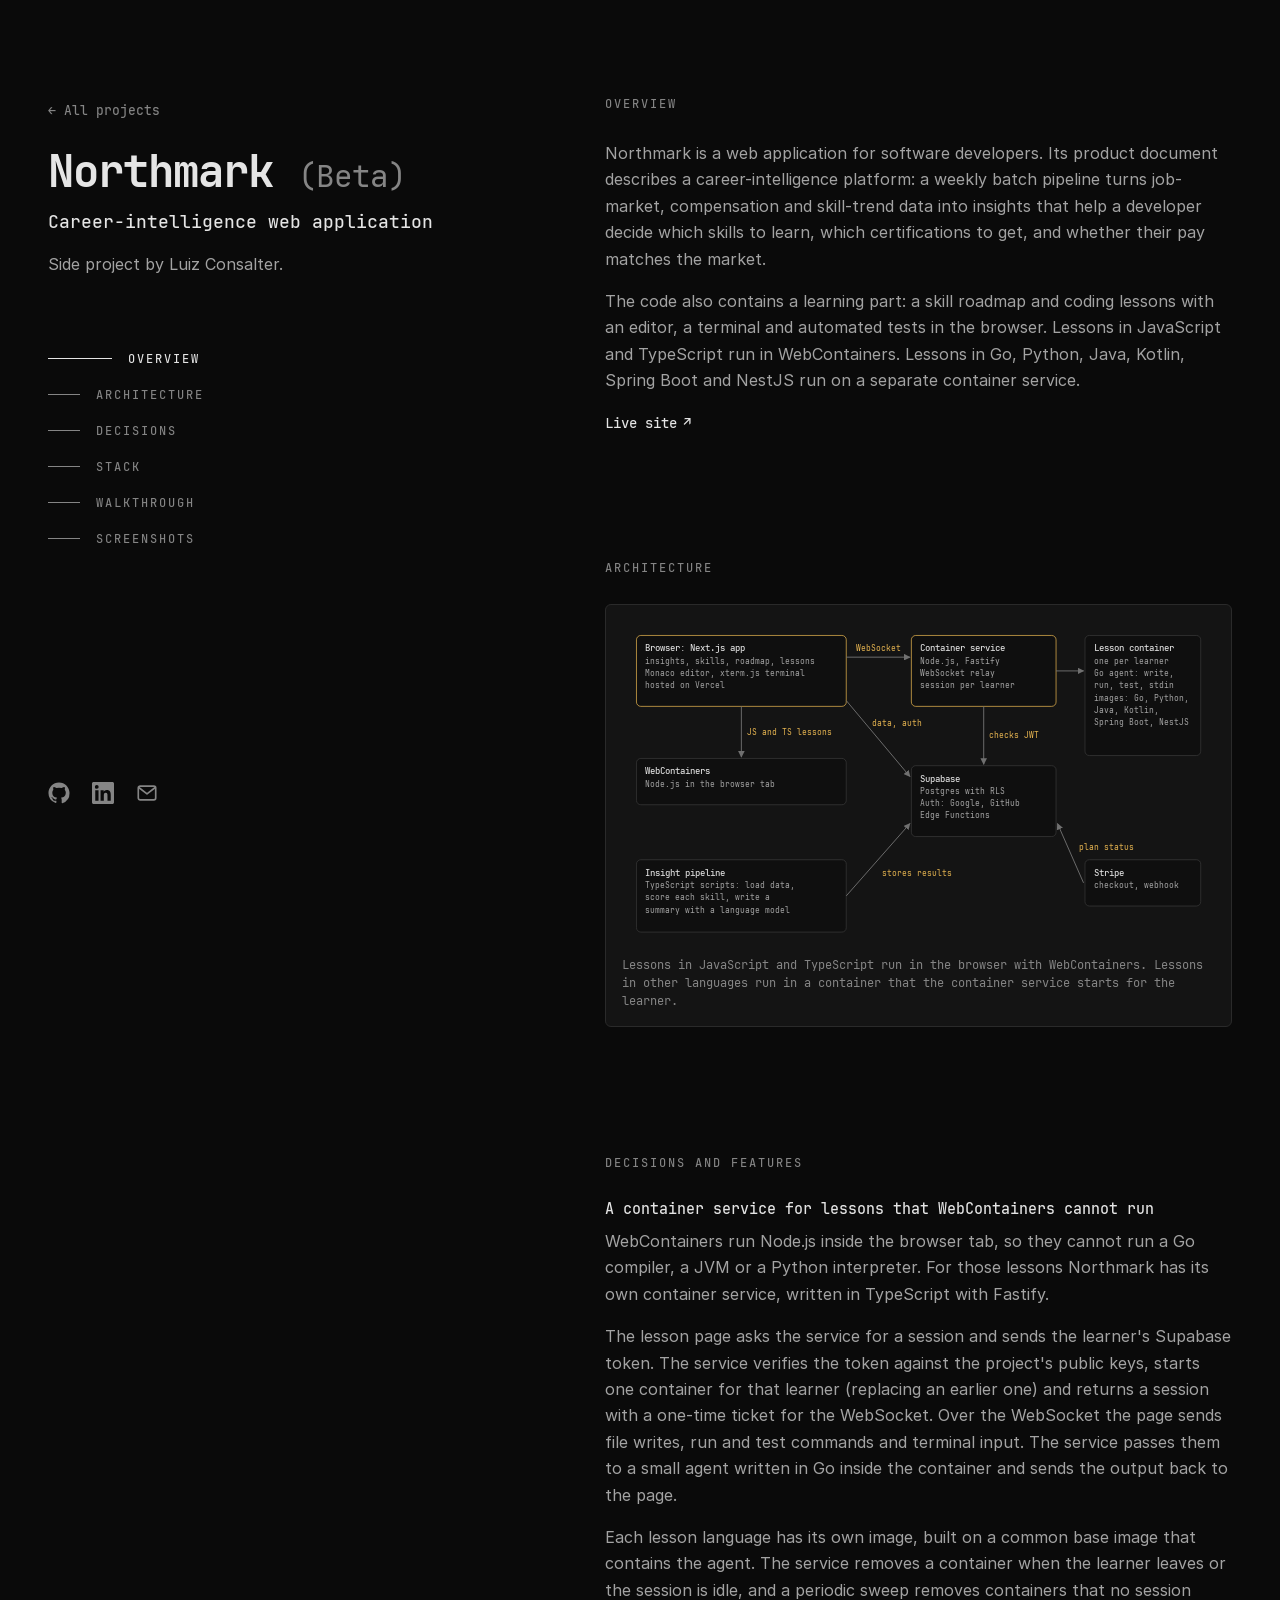
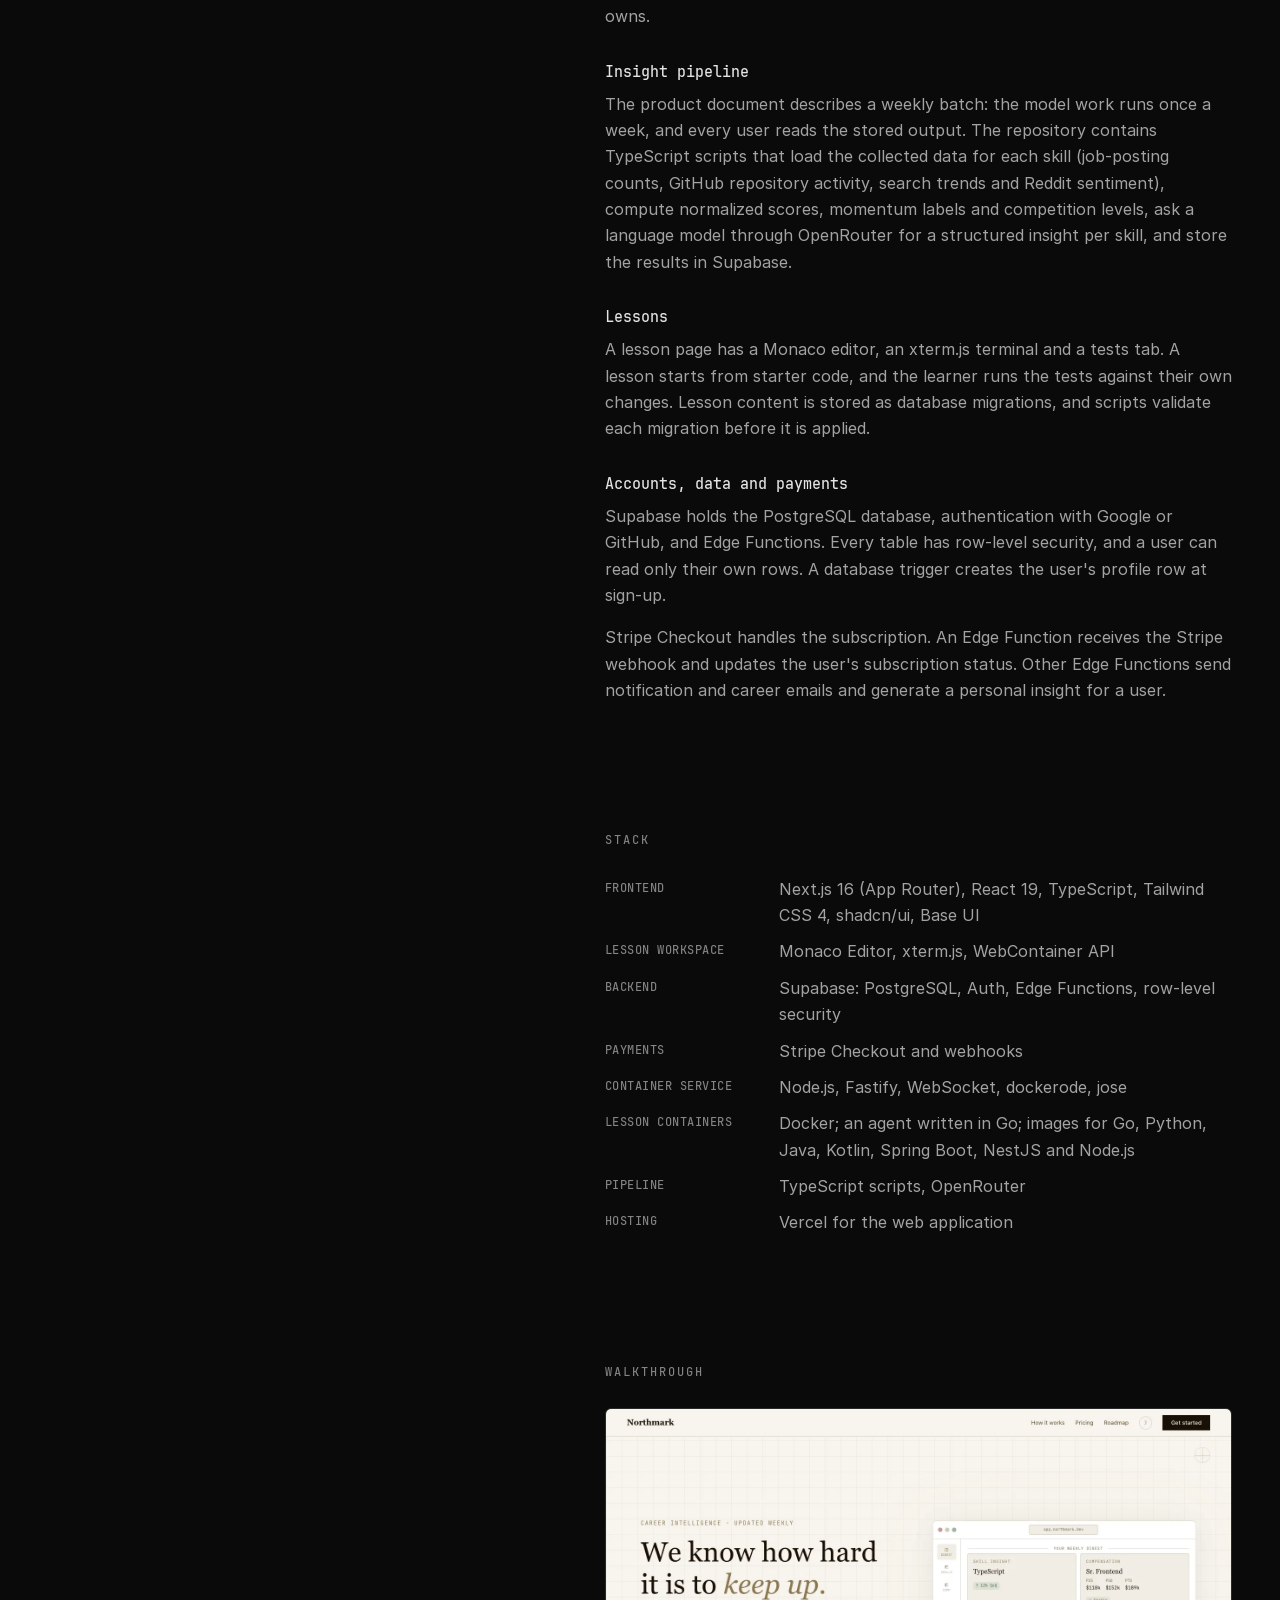
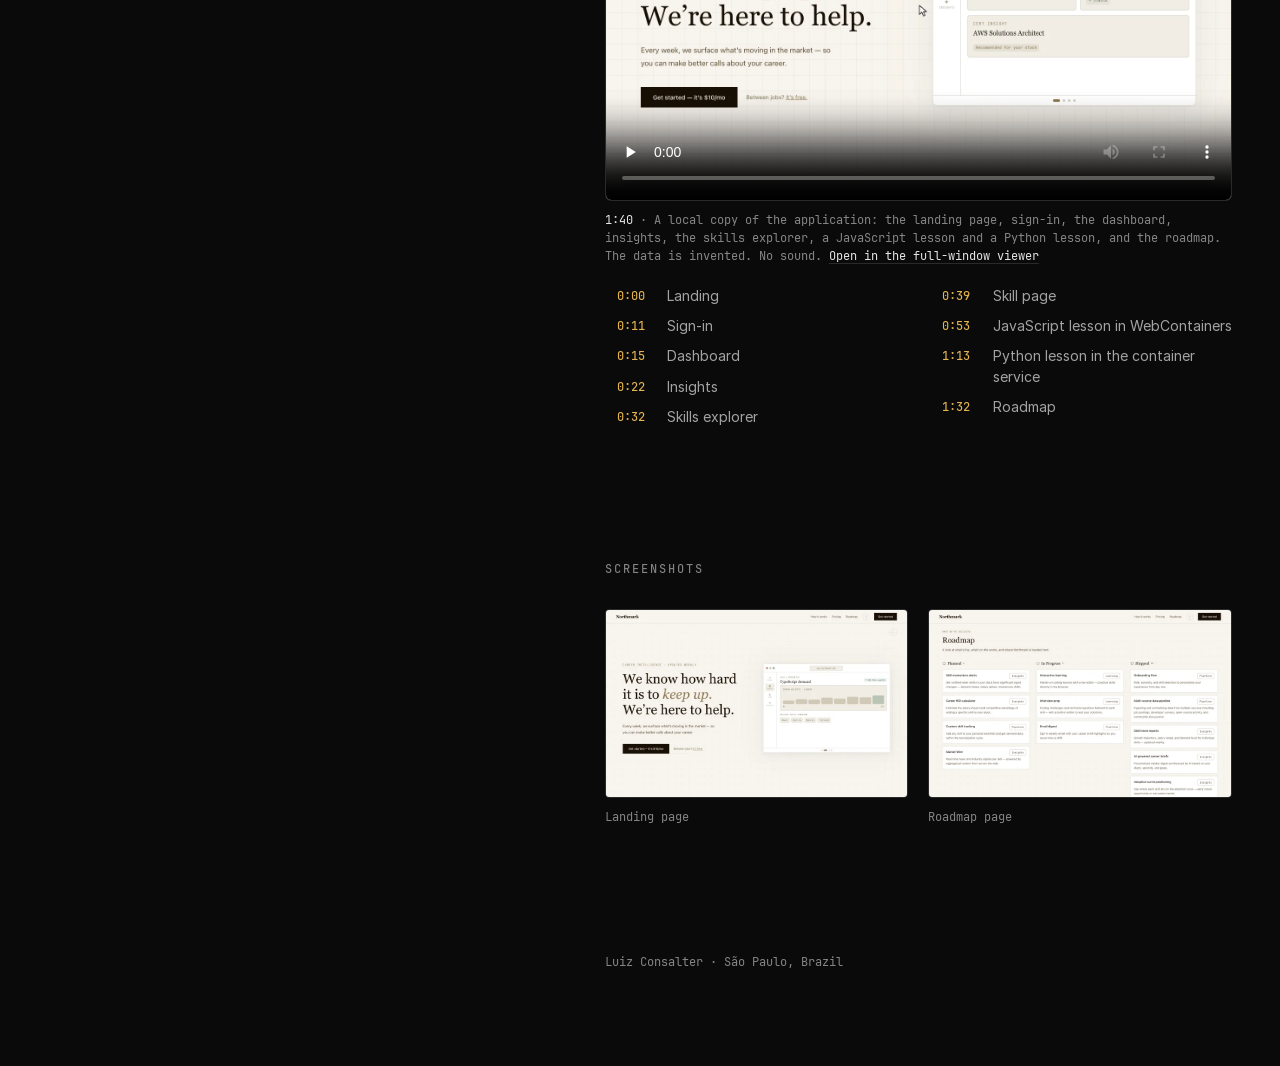
<file: projects/northmark.html>
<!doctype html>
<html lang="en">
<head>
<meta charset="utf-8">
<meta name="viewport" content="width=device-width, initial-scale=1">
<title>Northmark · Luiz Consalter</title>
<meta name="description" content="Northmark: a career-intelligence web application for software developers, with in-browser coding lessons.">
<meta name="theme-color" content="#0a0a0a">
<meta name="color-scheme" content="dark">
<link rel="canonical" href="https://luifon.github.io/projects/northmark.html">
<meta property="og:type" content="article">
<meta property="og:site_name" content="Luiz Consalter">
<meta property="og:title" content="Northmark · Luiz Consalter">
<meta property="og:description" content="Northmark: a career-intelligence web application for software developers, with in-browser coding lessons.">
<meta property="og:url" content="https://luifon.github.io/projects/northmark.html">
<meta property="og:image" content="https://luifon.github.io/images/og-image.png">
<meta property="og:image:width" content="1200">
<meta property="og:image:height" content="630">
<meta property="og:image:alt" content="Luiz Consalter, Senior Full-Stack and Forward Deployed Engineer. Side projects: Nucleus, Junto, Northmark.">
<meta name="twitter:card" content="summary_large_image">
<meta name="twitter:title" content="Northmark · Luiz Consalter">
<meta name="twitter:description" content="Northmark: a career-intelligence web application for software developers, with in-browser coding lessons.">
<meta name="twitter:image" content="https://luifon.github.io/images/og-image.png">
<link rel="icon" href="../favicon.svg" type="image/svg+xml">
<link rel="icon" href="../favicon-32x32.png" type="image/png" sizes="32x32">
<link rel="icon" href="../favicon-16x16.png" type="image/png" sizes="16x16">
<link rel="apple-touch-icon" href="../apple-touch-icon.png">
<link rel="preload" href="../assets/fonts/Inter-Regular-latin.woff2" as="font" type="font/woff2" crossorigin>
<link rel="stylesheet" href="../assets/site.css">
</head>
<body>
<a class="skip" href="#content">Skip to content</a>
<div class="wrap">

  <header class="side">
    <div>
      <a class="back" href="../index.html#projects"><span aria-hidden="true">←</span> All projects</a>
      <h1>Northmark <span class="beta">(Beta)</span></h1>
      <p class="title">Career-intelligence web application</p>
      <p class="line">Side project by Luiz Consalter.</p>
      <nav class="sections" aria-label="Sections">
        <ul>
          <li><a href="#overview" class="active">Overview</a></li>
          <li><a href="#architecture">Architecture</a></li>
          <li><a href="#decisions">Decisions</a></li>
          <li><a href="#stack">Stack</a></li>
          <li><a href="#walkthrough">Walkthrough</a></li>
          <li><a href="#screenshots">Screenshots</a></li>
        </ul>
      </nav>
    </div>
    <div class="contact">
      <a href="https://github.com/luifon" aria-label="GitHub" title="GitHub"><svg viewBox="0 0 24 24" fill="currentColor"><path d="M12 .5C5.65.5.5 5.65.5 12a11.5 11.5 0 0 0 7.86 10.92c.58.1.79-.25.79-.56v-2c-3.2.7-3.87-1.37-3.87-1.37-.53-1.33-1.28-1.69-1.28-1.69-1.05-.72.08-.7.08-.7 1.16.08 1.77 1.19 1.77 1.19 1.03 1.77 2.7 1.26 3.36.96.1-.75.4-1.26.73-1.55-2.55-.29-5.24-1.28-5.24-5.68 0-1.26.45-2.28 1.19-3.09-.12-.29-.52-1.46.11-3.05 0 0 .97-.31 3.17 1.18a11 11 0 0 1 5.77 0c2.2-1.49 3.17-1.18 3.17-1.18.63 1.59.23 2.76.11 3.05.74.81 1.19 1.83 1.19 3.09 0 4.41-2.69 5.39-5.25 5.67.41.36.78 1.06.78 2.14v3.17c0 .31.21.67.8.56A11.5 11.5 0 0 0 23.5 12C23.5 5.65 18.35.5 12 .5Z"/></svg></a>
      <a href="https://linkedin.com/in/luiz-consalter" aria-label="LinkedIn" title="LinkedIn"><svg viewBox="0 0 24 24" fill="currentColor"><path d="M20.45 20.45h-3.56v-5.57c0-1.33-.02-3.04-1.85-3.04-1.85 0-2.14 1.45-2.14 2.94v5.67H9.34V9h3.42v1.56h.05c.48-.9 1.64-1.85 3.37-1.85 3.6 0 4.27 2.37 4.27 5.46v6.28ZM5.34 7.43a2.07 2.07 0 1 1 0-4.13 2.07 2.07 0 0 1 0 4.13ZM7.12 20.45H3.56V9h3.56v11.45ZM22.22 0H1.77C.79 0 0 .77 0 1.73v20.54C0 23.23.79 24 1.77 24h20.45c.98 0 1.78-.77 1.78-1.73V1.73C24 .77 23.2 0 22.22 0Z"/></svg></a>
      <a href="mailto:luizconsalter.work@gmail.com" aria-label="Email" title="luizconsalter.work@gmail.com"><svg viewBox="0 0 24 24" fill="none" stroke="currentColor" stroke-width="1.8" stroke-linecap="round" stroke-linejoin="round"><rect x="2.5" y="4.5" width="19" height="15" rx="2"/><path d="m3 6 9 7 9-7"/></svg></a>
    </div>
  </header>

  <main id="content">
    <section id="overview" aria-label="Overview">
      <h2>Overview</h2>
      <p>Northmark is a web application for software developers. Its product document describes a career-intelligence platform: a weekly batch pipeline turns job-market, compensation and skill-trend data into insights that help a developer decide which skills to learn, which certifications to get, and whether their pay matches the market.</p>
      <p>The code also contains a learning part: a skill roadmap and coding lessons with an editor, a terminal and automated tests in the browser. Lessons in JavaScript and TypeScript run in WebContainers. Lessons in Go, Python, Java, Kotlin, Spring Boot and NestJS run on a separate container service.</p>
      <div class="links">
        <a href="https://northmark-gray.vercel.app" target="_blank" rel="noreferrer">Live site <span aria-hidden="true">↗</span></a>
      </div>
    </section>

    <section id="architecture" aria-label="Architecture">
      <h2>Architecture</h2>
<figure class="diagram">
  <svg viewBox="0 0 820 450" role="img" aria-label="Northmark architecture">
    <defs><marker id="a1" viewBox="0 0 10 10" refX="9" refY="5" markerWidth="7" markerHeight="7" orient="auto"><path d="M0 0 10 5 0 10z" fill="#707070"/></marker><marker id="a0" viewBox="0 0 10 10" refX="1" refY="5" markerWidth="7" markerHeight="7" orient="auto"><path d="M10 0 0 5 10 10z" fill="#707070"/></marker></defs>
    <rect x="20" y="20" width="290" height="98" rx="6" fill="#0f0f0f" stroke="#e6b450"/>
    <text x="32" y="42" font-size="13" font-weight="500" fill="#e5e5e5">Browser: Next.js app</text>
    <text x="32" y="59" font-size="11.5" fill="#a3a3a3">insights, skills, roadmap, lessons</text>
    <text x="32" y="76" font-size="11.5" fill="#a3a3a3">Monaco editor, xterm.js terminal</text>
    <text x="32" y="93" font-size="11.5" fill="#a3a3a3">hosted on Vercel</text>
    <rect x="20" y="190" width="290" height="64" rx="6" fill="#0f0f0f" stroke="#3a3a3a"/>
    <text x="32" y="212" font-size="13" font-weight="500" fill="#e5e5e5">WebContainers</text>
    <text x="32" y="229" font-size="11.5" fill="#a3a3a3">Node.js in the browser tab</text>
    <rect x="400" y="20" width="200" height="98" rx="6" fill="#0f0f0f" stroke="#e6b450"/>
    <text x="412" y="42" font-size="13" font-weight="500" fill="#e5e5e5">Container service</text>
    <text x="412" y="59" font-size="11.5" fill="#a3a3a3">Node.js, Fastify</text>
    <text x="412" y="76" font-size="11.5" fill="#a3a3a3">WebSocket relay</text>
    <text x="412" y="93" font-size="11.5" fill="#a3a3a3">session per learner</text>
    <rect x="640" y="20" width="160" height="166" rx="6" fill="#0f0f0f" stroke="#3a3a3a"/>
    <text x="652" y="42" font-size="13" font-weight="500" fill="#e5e5e5">Lesson container</text>
    <text x="652" y="59" font-size="11.5" fill="#a3a3a3">one per learner</text>
    <text x="652" y="76" font-size="11.5" fill="#a3a3a3">Go agent: write,</text>
    <text x="652" y="93" font-size="11.5" fill="#a3a3a3">run, test, stdin</text>
    <text x="652" y="110" font-size="11.5" fill="#a3a3a3">images: Go, Python,</text>
    <text x="652" y="127" font-size="11.5" fill="#a3a3a3">Java, Kotlin,</text>
    <text x="652" y="144" font-size="11.5" fill="#a3a3a3">Spring Boot, NestJS</text>
    <rect x="400" y="200" width="200" height="98" rx="6" fill="#0f0f0f" stroke="#3a3a3a"/>
    <text x="412" y="222" font-size="13" font-weight="500" fill="#e5e5e5">Supabase</text>
    <text x="412" y="239" font-size="11.5" fill="#a3a3a3">Postgres with RLS</text>
    <text x="412" y="256" font-size="11.5" fill="#a3a3a3">Auth: Google, GitHub</text>
    <text x="412" y="273" font-size="11.5" fill="#a3a3a3">Edge Functions</text>
    <rect x="20" y="330" width="290" height="100" rx="6" fill="#0f0f0f" stroke="#3a3a3a"/>
    <text x="32" y="352" font-size="13" font-weight="500" fill="#e5e5e5">Insight pipeline</text>
    <text x="32" y="369" font-size="11.5" fill="#a3a3a3">TypeScript scripts: load data,</text>
    <text x="32" y="386" font-size="11.5" fill="#a3a3a3">score each skill, write a</text>
    <text x="32" y="403" font-size="11.5" fill="#a3a3a3">summary with a language model</text>
    <rect x="640" y="330" width="160" height="64" rx="6" fill="#0f0f0f" stroke="#3a3a3a"/>
    <text x="652" y="352" font-size="13" font-weight="500" fill="#e5e5e5">Stripe</text>
    <text x="652" y="369" font-size="11.5" fill="#a3a3a3">checkout, webhook</text>
    <line x1="165" y1="118" x2="165" y2="188" stroke="#707070" stroke-width="1.3" marker-end="url(#a1)"/>
    <text x="173" y="158" font-size="11" fill="#e6b450" text-anchor="start">JS and TS lessons</text>
    <line x1="310" y1="50" x2="398" y2="50" stroke="#707070" stroke-width="1.3" marker-end="url(#a1)"/>
    <text x="354" y="42" font-size="11" fill="#e6b450" text-anchor="middle">WebSocket</text>
    <line x1="600" y1="69" x2="638" y2="69" stroke="#707070" stroke-width="1.3" marker-end="url(#a1)"/>
    <line x1="310" y1="110" x2="398" y2="215" stroke="#707070" stroke-width="1.3" marker-end="url(#a1)"/>
    <text x="345" y="145" font-size="11" fill="#e6b450" text-anchor="start">data, auth</text>
    <line x1="500" y1="118" x2="500" y2="198" stroke="#707070" stroke-width="1.3" marker-end="url(#a1)"/>
    <text x="508" y="162" font-size="11" fill="#e6b450" text-anchor="start">checks JWT</text>
    <line x1="310" y1="380" x2="398" y2="280" stroke="#707070" stroke-width="1.3" marker-end="url(#a1)"/>
    <text x="360" y="352" font-size="11" fill="#e6b450" text-anchor="start">stores results</text>
    <line x1="638" y1="362" x2="602" y2="280" stroke="#707070" stroke-width="1.3" marker-end="url(#a1)"/>
    <text x="632" y="316" font-size="11" fill="#e6b450" text-anchor="start">plan status</text>
  </svg>
  <figcaption>Lessons in JavaScript and TypeScript run in the browser with WebContainers. Lessons in other languages run in a container that the container service starts for the learner.</figcaption>
</figure>
    </section>

    <section id="decisions" aria-label="Decisions and features">
      <h2>Decisions and features</h2>
      <h3 class="sub">A container service for lessons that WebContainers cannot run</h3>
      <p>WebContainers run Node.js inside the browser tab, so they cannot run a Go compiler, a JVM or a Python interpreter. For those lessons Northmark has its own container service, written in TypeScript with Fastify.</p>
      <p>The lesson page asks the service for a session and sends the learner's Supabase token. The service verifies the token against the project's public keys, starts one container for that learner (replacing an earlier one) and returns a session with a one-time ticket for the WebSocket. Over the WebSocket the page sends file writes, run and test commands and terminal input. The service passes them to a small agent written in Go inside the container and sends the output back to the page.</p>
      <p>Each lesson language has its own image, built on a common base image that contains the agent. The service removes a container when the learner leaves or the session is idle, and a periodic sweep removes containers that no session owns.</p>
      <h3 class="sub">Insight pipeline</h3>
      <p>The product document describes a weekly batch: the model work runs once a week, and every user reads the stored output. The repository contains TypeScript scripts that load the collected data for each skill (job-posting counts, GitHub repository activity, search trends and Reddit sentiment), compute normalized scores, momentum labels and competition levels, ask a language model through OpenRouter for a structured insight per skill, and store the results in Supabase.</p>
      <h3 class="sub">Lessons</h3>
      <p>A lesson page has a Monaco editor, an xterm.js terminal and a tests tab. A lesson starts from starter code, and the learner runs the tests against their own changes. Lesson content is stored as database migrations, and scripts validate each migration before it is applied.</p>
      <h3 class="sub">Accounts, data and payments</h3>
      <p>Supabase holds the PostgreSQL database, authentication with Google or GitHub, and Edge Functions. Every table has row-level security, and a user can read only their own rows. A database trigger creates the user's profile row at sign-up.</p>
      <p>Stripe Checkout handles the subscription. An Edge Function receives the Stripe webhook and updates the user's subscription status. Other Edge Functions send notification and career emails and generate a personal insight for a user.</p>
    </section>

    <section id="stack" aria-label="Stack">
      <h2>Stack</h2>
      <dl class="stack">
        <dt>Frontend</dt><dd>Next.js 16 (App Router), React 19, TypeScript, Tailwind CSS 4, shadcn/ui, Base UI</dd>
        <dt>Lesson workspace</dt><dd>Monaco Editor, xterm.js, WebContainer API</dd>
        <dt>Backend</dt><dd>Supabase: PostgreSQL, Auth, Edge Functions, row-level security</dd>
        <dt>Payments</dt><dd>Stripe Checkout and webhooks</dd>
        <dt>Container service</dt><dd>Node.js, Fastify, WebSocket, dockerode, jose</dd>
        <dt>Lesson containers</dt><dd>Docker; an agent written in Go; images for Go, Python, Java, Kotlin, Spring Boot, NestJS and Node.js</dd>
        <dt>Pipeline</dt><dd>TypeScript scripts, OpenRouter</dd>
        <dt>Hosting</dt><dd>Vercel for the web application</dd>
      </dl>
    </section>

    <section id="walkthrough" aria-label="Walkthrough">
      <h2>Walkthrough</h2>
      <figure class="walkthrough">
        <video id="walkthrough-video" controls playsinline preload="none" width="1440" height="900" data-poster="../videos/northmark-walkthrough.webp" data-poster-narrow="../videos/northmark-walkthrough-800.webp" aria-label="Northmark walkthrough">
          <source src="../videos/northmark-walkthrough-800.webm" type="video/webm" media="(max-width: 800px)">
          <source src="../videos/northmark-walkthrough-800.mp4" type="video/mp4" media="(max-width: 800px)">
          <source src="../videos/northmark-walkthrough.webm" type="video/webm">
          <source src="../videos/northmark-walkthrough.mp4" type="video/mp4">
        </video>
        <figcaption><span class="dur">1:40</span> · A local copy of the application: the landing page, sign-in, the dashboard, insights, the skills explorer, a JavaScript lesson and a Python lesson, and the roadmap. The data is invented. No sound. <button class="expand" type="button" data-gallery="northmark" data-video="../videos/northmark-walkthrough" data-poster="../videos/northmark-walkthrough.webp" data-width="1440" data-height="900" data-loop="false" data-from="walkthrough-video" data-caption="Northmark walkthrough (1:40)">Open in the full-window viewer</button></figcaption>
        <ol class="chapters" aria-label="Chapters">
          <li><button type="button" data-t="0"><span class="ts">0:00</span>Landing</button></li>
          <li><button type="button" data-t="11"><span class="ts">0:11</span>Sign-in</button></li>
          <li><button type="button" data-t="15"><span class="ts">0:15</span>Dashboard</button></li>
          <li><button type="button" data-t="22"><span class="ts">0:22</span>Insights</button></li>
          <li><button type="button" data-t="32"><span class="ts">0:32</span>Skills explorer</button></li>
          <li><button type="button" data-t="39"><span class="ts">0:39</span>Skill page</button></li>
          <li><button type="button" data-t="53"><span class="ts">0:53</span>JavaScript lesson in WebContainers</button></li>
          <li><button type="button" data-t="73"><span class="ts">1:13</span>Python lesson in the container service</button></li>
          <li><button type="button" data-t="92"><span class="ts">1:32</span>Roadmap</button></li>
        </ol>
      </figure>
    </section>

    <section id="screenshots" aria-label="Screenshots">
      <h2>Screenshots</h2>
      <div class="gallery">
        <figure><button class="thumb" type="button" data-gallery="northmark" data-full="../images/northmark-landing-1600.webp" data-caption="Landing page" aria-label="Open screenshot: Landing page"><img src="../images/northmark-landing-800.webp" srcset="../images/northmark-landing-800.webp 800w, ../images/northmark-landing-1600.webp 1600w" sizes="(max-width: 640px) calc(100vw - 48px), (max-width: 1023px) calc(50vw - 34px), 330px" width="800" height="500" alt="Landing page" loading="lazy" decoding="async"></button><figcaption>Landing page</figcaption></figure>
        <figure><button class="thumb" type="button" data-gallery="northmark" data-full="../images/northmark-roadmap-1600.webp" data-caption="Roadmap page" aria-label="Open screenshot: Roadmap page"><img src="../images/northmark-roadmap-800.webp" srcset="../images/northmark-roadmap-800.webp 800w, ../images/northmark-roadmap-1600.webp 1600w" sizes="(max-width: 640px) calc(100vw - 48px), (max-width: 1023px) calc(50vw - 34px), 330px" width="800" height="500" alt="Roadmap page" loading="lazy" decoding="async"></button><figcaption>Roadmap page</figcaption></figure>
      </div>
    </section>

    <footer><a href="../index.html">Luiz Consalter</a> · São Paulo, Brazil</footer>
  </main>

</div>
<script src="../assets/site.js" defer></script>
<script src="../assets/lightbox.js" defer></script>
<script src="../assets/walkthrough.js" defer></script>
</body>
</html>
</file>
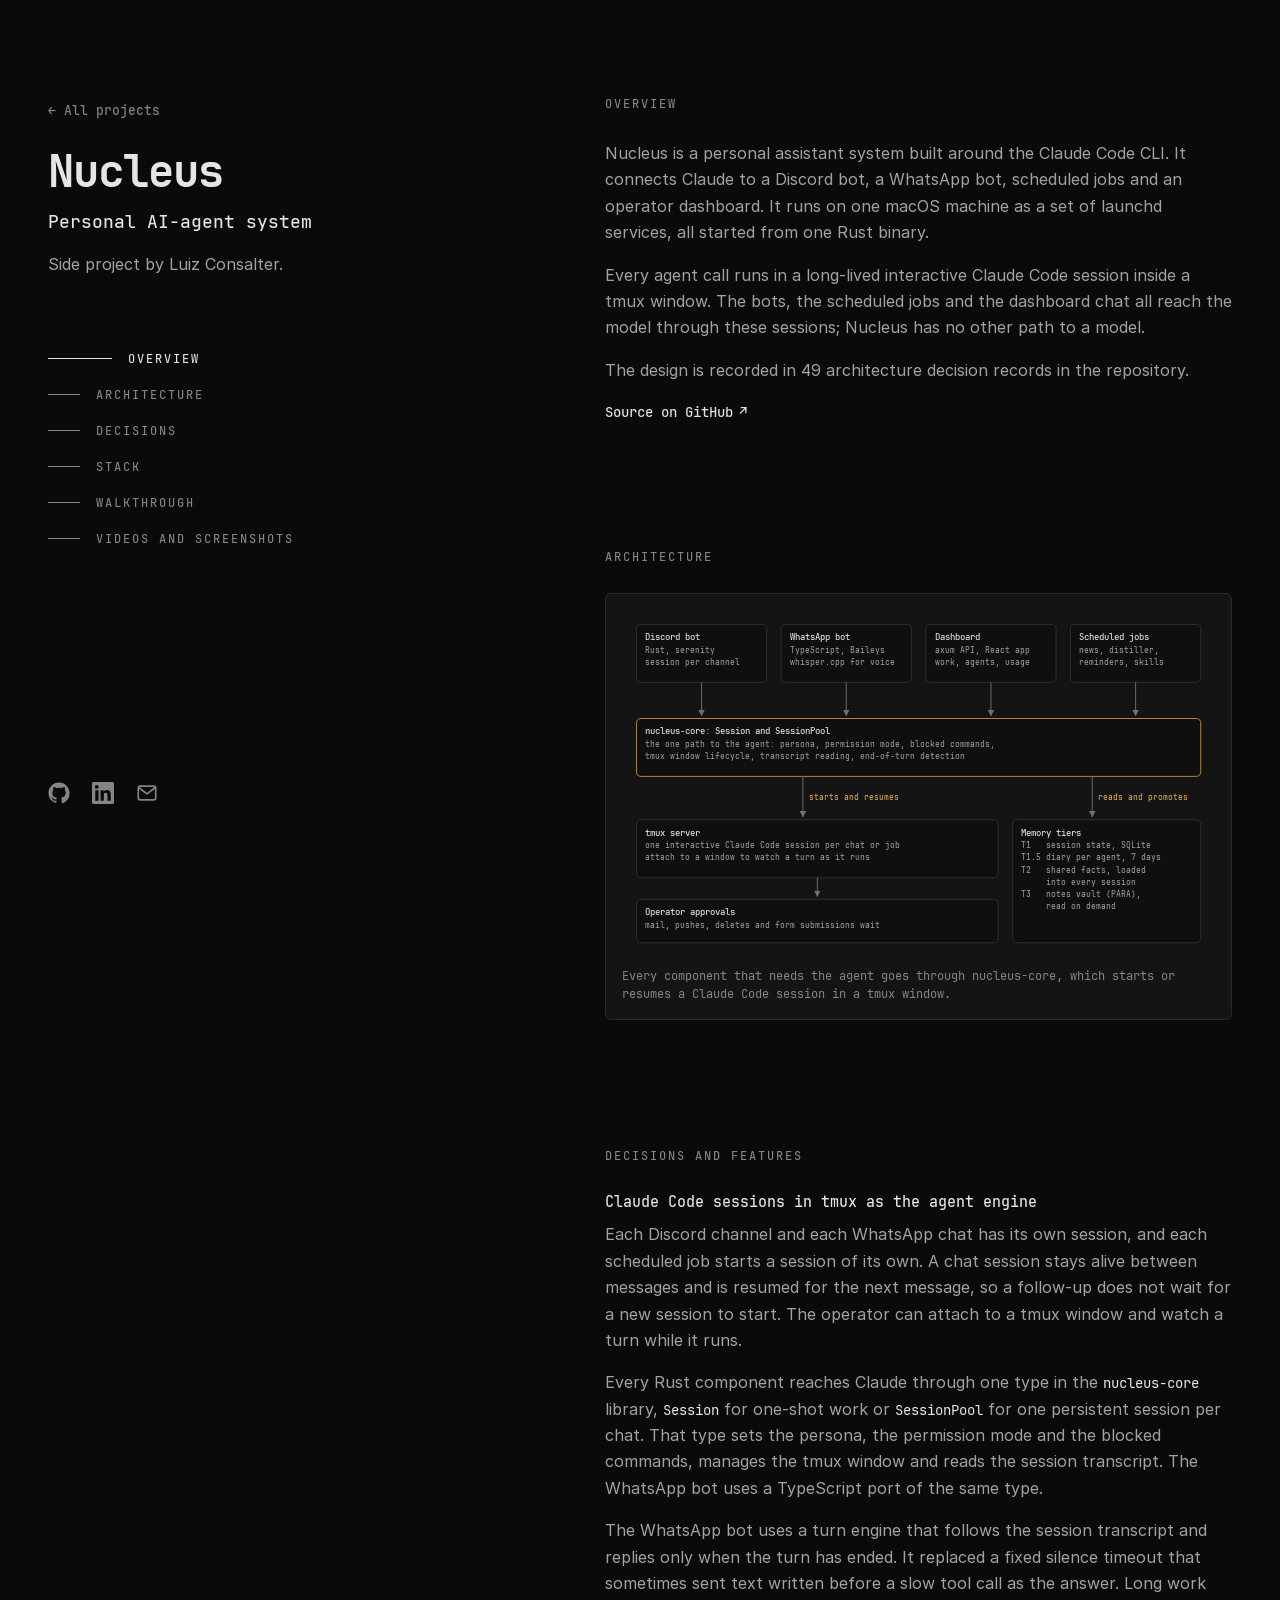
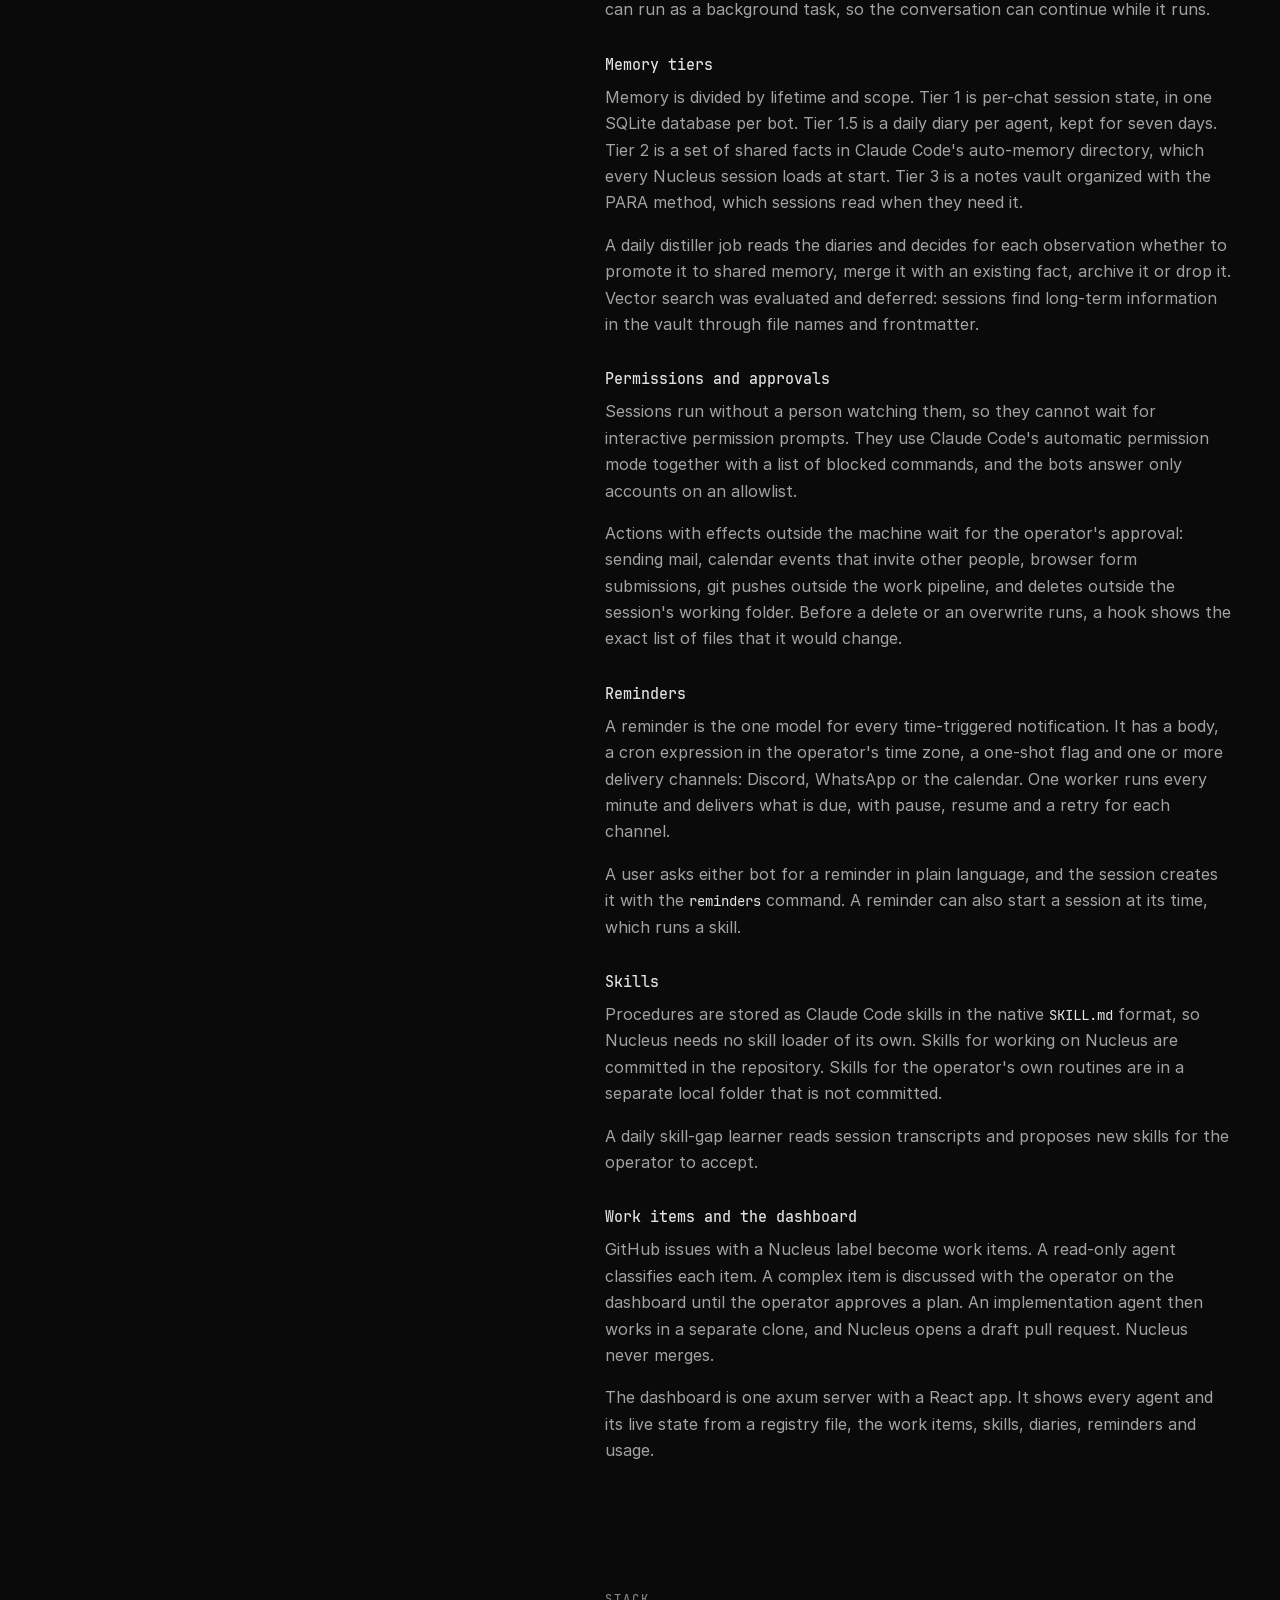
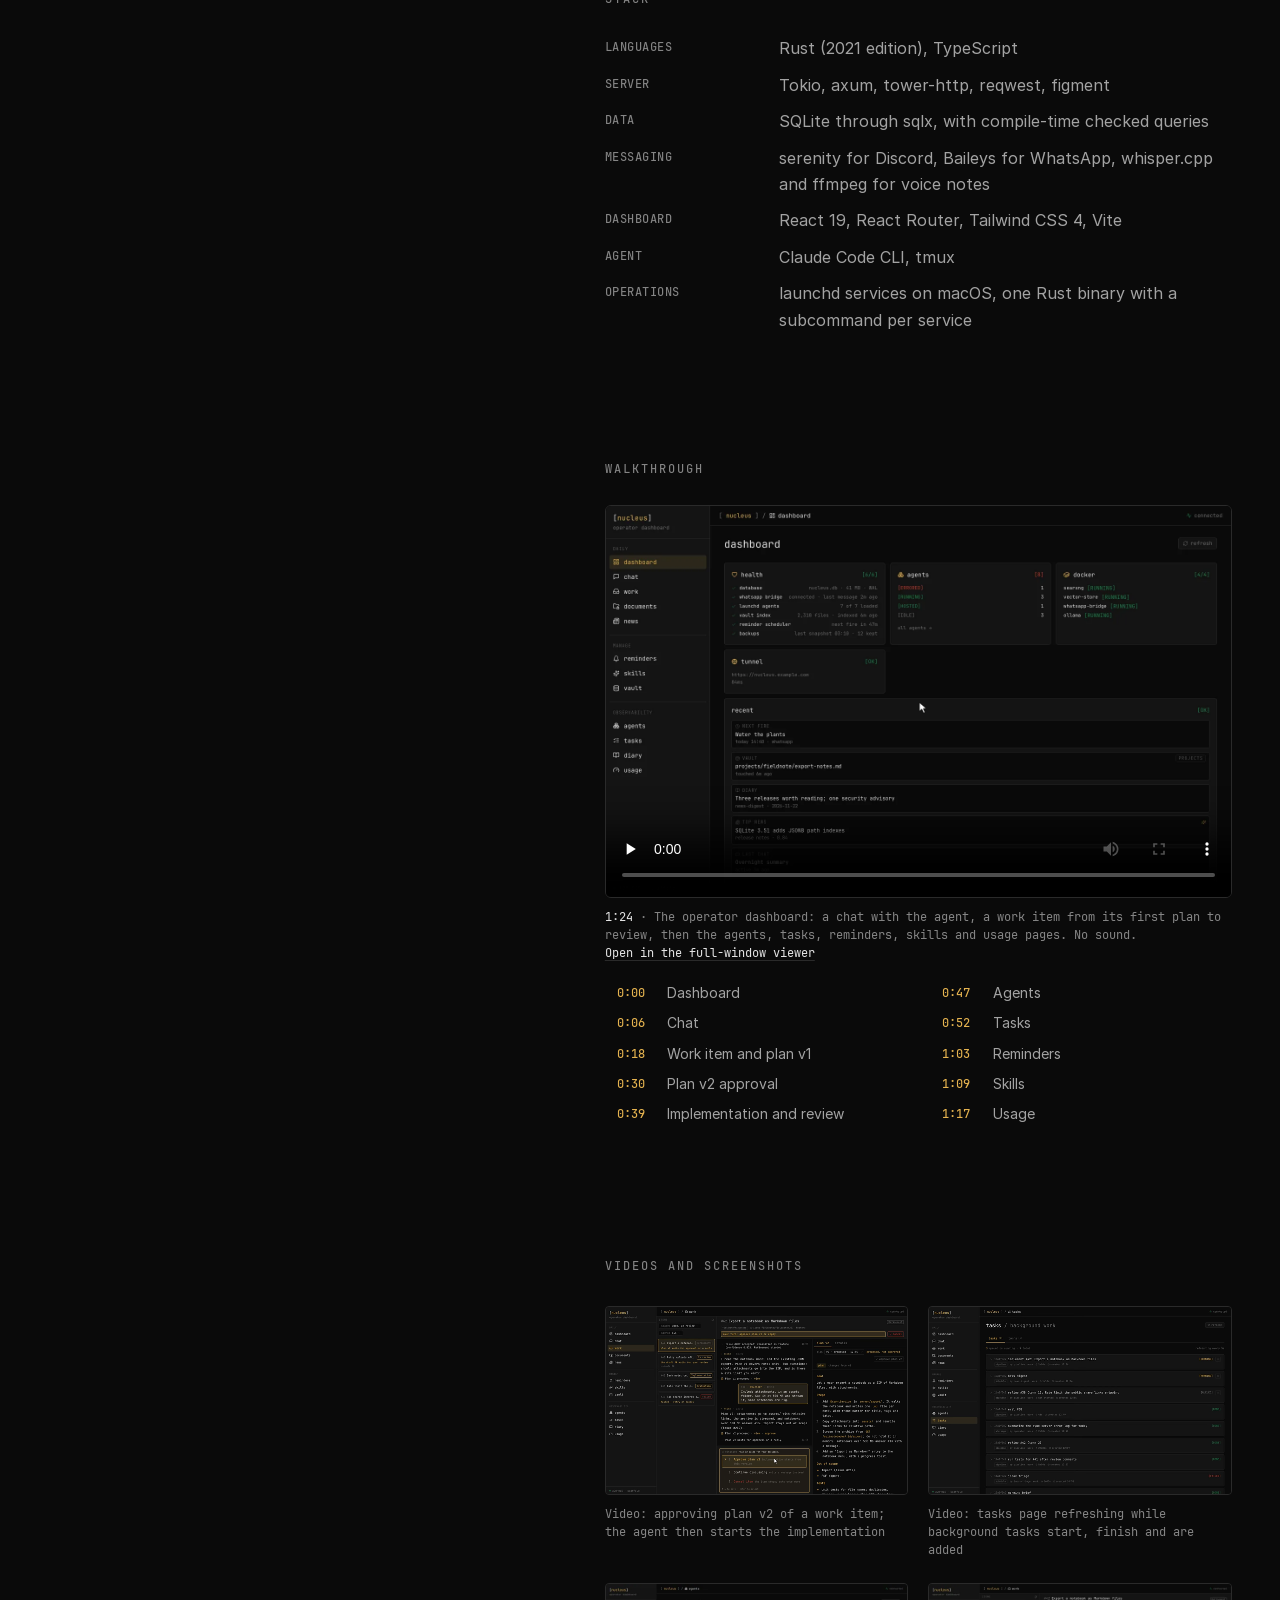
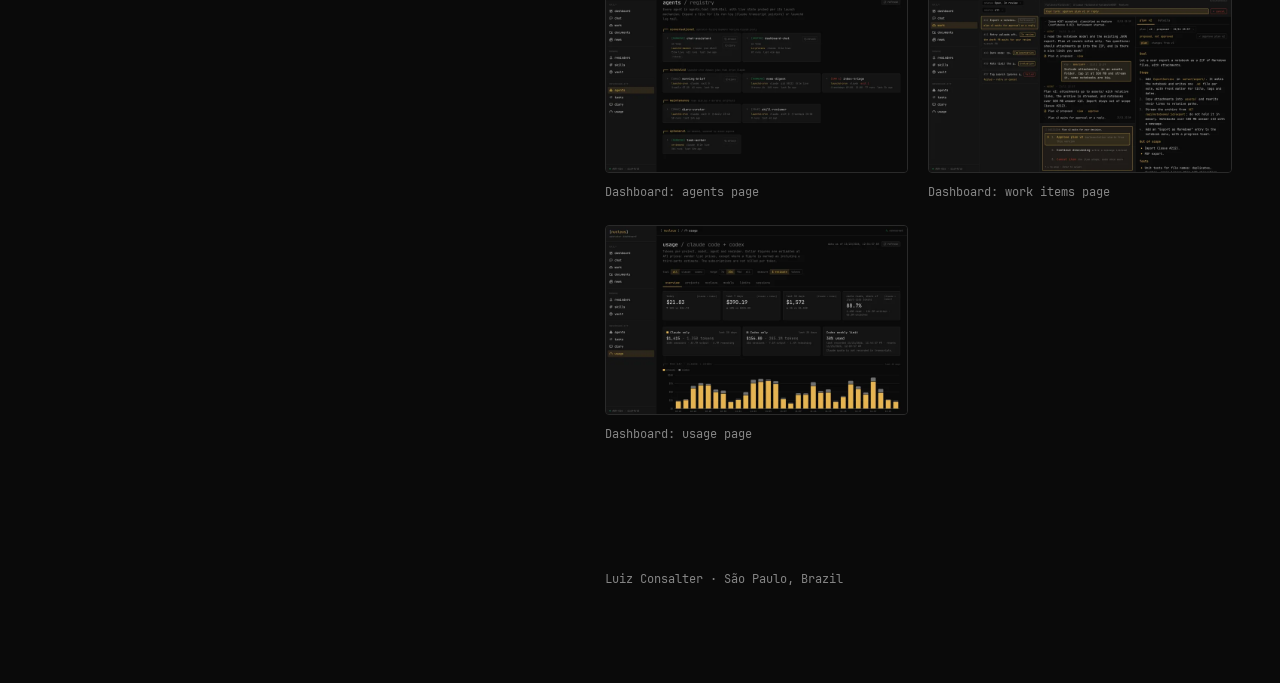
<file: projects/nucleus.html>
<!doctype html>
<html lang="en">
<head>
<meta charset="utf-8">
<meta name="viewport" content="width=device-width, initial-scale=1">
<title>Nucleus · Luiz Consalter</title>
<meta name="description" content="Nucleus: a personal AI-agent system that runs Claude Code CLI sessions in tmux as its agent engine.">
<meta name="theme-color" content="#0a0a0a">
<meta name="color-scheme" content="dark">
<link rel="canonical" href="https://luifon.github.io/projects/nucleus.html">
<meta property="og:type" content="article">
<meta property="og:site_name" content="Luiz Consalter">
<meta property="og:title" content="Nucleus · Luiz Consalter">
<meta property="og:description" content="Nucleus: a personal AI-agent system that runs Claude Code CLI sessions in tmux as its agent engine.">
<meta property="og:url" content="https://luifon.github.io/projects/nucleus.html">
<meta property="og:image" content="https://luifon.github.io/images/og-image.png">
<meta property="og:image:width" content="1200">
<meta property="og:image:height" content="630">
<meta property="og:image:alt" content="Luiz Consalter, Senior Full-Stack and Forward Deployed Engineer. Side projects: Nucleus, Junto, Northmark.">
<meta name="twitter:card" content="summary_large_image">
<meta name="twitter:title" content="Nucleus · Luiz Consalter">
<meta name="twitter:description" content="Nucleus: a personal AI-agent system that runs Claude Code CLI sessions in tmux as its agent engine.">
<meta name="twitter:image" content="https://luifon.github.io/images/og-image.png">
<link rel="icon" href="../favicon.svg" type="image/svg+xml">
<link rel="icon" href="../favicon-32x32.png" type="image/png" sizes="32x32">
<link rel="icon" href="../favicon-16x16.png" type="image/png" sizes="16x16">
<link rel="apple-touch-icon" href="../apple-touch-icon.png">
<link rel="preload" href="../assets/fonts/Inter-Regular-latin.woff2" as="font" type="font/woff2" crossorigin>
<link rel="stylesheet" href="../assets/site.css">
</head>
<body>
<a class="skip" href="#content">Skip to content</a>
<div class="wrap">

  <header class="side">
    <div>
      <a class="back" href="../index.html#projects"><span aria-hidden="true">←</span> All projects</a>
      <h1>Nucleus</h1>
      <p class="title">Personal AI-agent system</p>
      <p class="line">Side project by Luiz Consalter.</p>
      <nav class="sections" aria-label="Sections">
        <ul>
          <li><a href="#overview" class="active">Overview</a></li>
          <li><a href="#architecture">Architecture</a></li>
          <li><a href="#decisions">Decisions</a></li>
          <li><a href="#stack">Stack</a></li>
          <li><a href="#walkthrough">Walkthrough</a></li>
          <li><a href="#screenshots">Videos and screenshots</a></li>
        </ul>
      </nav>
    </div>
    <div class="contact">
      <a href="https://github.com/luifon" aria-label="GitHub" title="GitHub"><svg viewBox="0 0 24 24" fill="currentColor"><path d="M12 .5C5.65.5.5 5.65.5 12a11.5 11.5 0 0 0 7.86 10.92c.58.1.79-.25.79-.56v-2c-3.2.7-3.87-1.37-3.87-1.37-.53-1.33-1.28-1.69-1.28-1.69-1.05-.72.08-.7.08-.7 1.16.08 1.77 1.19 1.77 1.19 1.03 1.77 2.7 1.26 3.36.96.1-.75.4-1.26.73-1.55-2.55-.29-5.24-1.28-5.24-5.68 0-1.26.45-2.28 1.19-3.09-.12-.29-.52-1.46.11-3.05 0 0 .97-.31 3.17 1.18a11 11 0 0 1 5.77 0c2.2-1.49 3.17-1.18 3.17-1.18.63 1.59.23 2.76.11 3.05.74.81 1.19 1.83 1.19 3.09 0 4.41-2.69 5.39-5.25 5.67.41.36.78 1.06.78 2.14v3.17c0 .31.21.67.8.56A11.5 11.5 0 0 0 23.5 12C23.5 5.65 18.35.5 12 .5Z"/></svg></a>
      <a href="https://linkedin.com/in/luiz-consalter" aria-label="LinkedIn" title="LinkedIn"><svg viewBox="0 0 24 24" fill="currentColor"><path d="M20.45 20.45h-3.56v-5.57c0-1.33-.02-3.04-1.85-3.04-1.85 0-2.14 1.45-2.14 2.94v5.67H9.34V9h3.42v1.56h.05c.48-.9 1.64-1.85 3.37-1.85 3.6 0 4.27 2.37 4.27 5.46v6.28ZM5.34 7.43a2.07 2.07 0 1 1 0-4.13 2.07 2.07 0 0 1 0 4.13ZM7.12 20.45H3.56V9h3.56v11.45ZM22.22 0H1.77C.79 0 0 .77 0 1.73v20.54C0 23.23.79 24 1.77 24h20.45c.98 0 1.78-.77 1.78-1.73V1.73C24 .77 23.2 0 22.22 0Z"/></svg></a>
      <a href="mailto:luizconsalter.work@gmail.com" aria-label="Email" title="luizconsalter.work@gmail.com"><svg viewBox="0 0 24 24" fill="none" stroke="currentColor" stroke-width="1.8" stroke-linecap="round" stroke-linejoin="round"><rect x="2.5" y="4.5" width="19" height="15" rx="2"/><path d="m3 6 9 7 9-7"/></svg></a>
    </div>
  </header>

  <main id="content">
    <section id="overview" aria-label="Overview">
      <h2>Overview</h2>
      <p>Nucleus is a personal assistant system built around the Claude Code CLI. It connects Claude to a Discord bot, a WhatsApp bot, scheduled jobs and an operator dashboard. It runs on one macOS machine as a set of launchd services, all started from one Rust binary.</p>
      <p>Every agent call runs in a long-lived interactive Claude Code session inside a tmux window. The bots, the scheduled jobs and the dashboard chat all reach the model through these sessions; Nucleus has no other path to a model.</p>
      <p>The design is recorded in 49 architecture decision records in the repository.</p>
      <div class="links">
        <a href="https://github.com/luifon/nucleus" target="_blank" rel="noreferrer">Source on GitHub <span aria-hidden="true">↗</span></a>
      </div>
    </section>

    <section id="architecture" aria-label="Architecture">
      <h2>Architecture</h2>
<figure class="diagram">
  <svg viewBox="0 0 820 480" role="img" aria-label="Nucleus architecture">
    <defs><marker id="a1" viewBox="0 0 10 10" refX="9" refY="5" markerWidth="7" markerHeight="7" orient="auto"><path d="M0 0 10 5 0 10z" fill="#707070"/></marker><marker id="a0" viewBox="0 0 10 10" refX="1" refY="5" markerWidth="7" markerHeight="7" orient="auto"><path d="M10 0 0 5 10 10z" fill="#707070"/></marker></defs>
    <rect x="20" y="20" width="180" height="80" rx="6" fill="#0f0f0f" stroke="#3a3a3a"/>
    <text x="32" y="42" font-size="13" font-weight="500" fill="#e5e5e5">Discord bot</text>
    <text x="32" y="59" font-size="11.5" fill="#a3a3a3">Rust, serenity</text>
    <text x="32" y="76" font-size="11.5" fill="#a3a3a3">session per channel</text>
    <line x1="110" y1="100" x2="110" y2="146" stroke="#707070" stroke-width="1.3" marker-end="url(#a1)"/>
    <rect x="220" y="20" width="180" height="80" rx="6" fill="#0f0f0f" stroke="#3a3a3a"/>
    <text x="232" y="42" font-size="13" font-weight="500" fill="#e5e5e5">WhatsApp bot</text>
    <text x="232" y="59" font-size="11.5" fill="#a3a3a3">TypeScript, Baileys</text>
    <text x="232" y="76" font-size="11.5" fill="#a3a3a3">whisper.cpp for voice</text>
    <line x1="310" y1="100" x2="310" y2="146" stroke="#707070" stroke-width="1.3" marker-end="url(#a1)"/>
    <rect x="420" y="20" width="180" height="80" rx="6" fill="#0f0f0f" stroke="#3a3a3a"/>
    <text x="432" y="42" font-size="13" font-weight="500" fill="#e5e5e5">Dashboard</text>
    <text x="432" y="59" font-size="11.5" fill="#a3a3a3">axum API, React app</text>
    <text x="432" y="76" font-size="11.5" fill="#a3a3a3">work, agents, usage</text>
    <line x1="510" y1="100" x2="510" y2="146" stroke="#707070" stroke-width="1.3" marker-end="url(#a1)"/>
    <rect x="620" y="20" width="180" height="80" rx="6" fill="#0f0f0f" stroke="#3a3a3a"/>
    <text x="632" y="42" font-size="13" font-weight="500" fill="#e5e5e5">Scheduled jobs</text>
    <text x="632" y="59" font-size="11.5" fill="#a3a3a3">news, distiller,</text>
    <text x="632" y="76" font-size="11.5" fill="#a3a3a3">reminders, skills</text>
    <line x1="710" y1="100" x2="710" y2="146" stroke="#707070" stroke-width="1.3" marker-end="url(#a1)"/>
    <rect x="20" y="150" width="780" height="80" rx="6" fill="#0f0f0f" stroke="#e6b450"/>
    <text x="32" y="172" font-size="13" font-weight="500" fill="#e5e5e5">nucleus-core: Session and SessionPool</text>
    <text x="32" y="189" font-size="11.5" fill="#a3a3a3">the one path to the agent: persona, permission mode, blocked commands,</text>
    <text x="32" y="206" font-size="11.5" fill="#a3a3a3">tmux window lifecycle, transcript reading, end-of-turn detection</text>
    <line x1="250" y1="230" x2="250" y2="286" stroke="#707070" stroke-width="1.3" marker-end="url(#a1)"/>
    <text x="258" y="262" font-size="11" fill="#e6b450" text-anchor="start">starts and resumes</text>
    <line x1="650" y1="230" x2="650" y2="286" stroke="#707070" stroke-width="1.3" marker-end="url(#a1)"/>
    <text x="658" y="262" font-size="11" fill="#e6b450" text-anchor="start">reads and promotes</text>
    <rect x="20" y="290" width="500" height="80" rx="6" fill="#0f0f0f" stroke="#3a3a3a"/>
    <text x="32" y="312" font-size="13" font-weight="500" fill="#e5e5e5">tmux server</text>
    <text x="32" y="329" font-size="11.5" fill="#a3a3a3">one interactive Claude Code session per chat or job</text>
    <text x="32" y="346" font-size="11.5" fill="#a3a3a3">attach to a window to watch a turn as it runs</text>
    <rect x="540" y="290" width="260" height="170" rx="6" fill="#0f0f0f" stroke="#3a3a3a"/>
    <text x="552" y="312" font-size="13" font-weight="500" fill="#e5e5e5">Memory tiers</text>
    <text x="552" y="329" font-size="11.5" fill="#a3a3a3">T1   session state, SQLite</text>
    <text x="552" y="346" font-size="11.5" fill="#a3a3a3">T1.5 diary per agent, 7 days</text>
    <text x="552" y="363" font-size="11.5" fill="#a3a3a3">T2   shared facts, loaded</text>
    <text x="552" y="380" font-size="11.5" fill="#a3a3a3">     into every session</text>
    <text x="552" y="397" font-size="11.5" fill="#a3a3a3">T3   notes vault (PARA),</text>
    <text x="552" y="414" font-size="11.5" fill="#a3a3a3">     read on demand</text>
    <line x1="270" y1="370" x2="270" y2="396" stroke="#707070" stroke-width="1.3" marker-end="url(#a1)"/>
    <rect x="20" y="400" width="500" height="60" rx="6" fill="#0f0f0f" stroke="#3a3a3a"/>
    <text x="32" y="422" font-size="13" font-weight="500" fill="#e5e5e5">Operator approvals</text>
    <text x="32" y="439" font-size="11.5" fill="#a3a3a3">mail, pushes, deletes and form submissions wait</text>
  </svg>
  <figcaption>Every component that needs the agent goes through nucleus-core, which starts or resumes a Claude Code session in a tmux window.</figcaption>
</figure>
    </section>

    <section id="decisions" aria-label="Decisions and features">
      <h2>Decisions and features</h2>
      <h3 class="sub">Claude Code sessions in tmux as the agent engine</h3>
      <p>Each Discord channel and each WhatsApp chat has its own session, and each scheduled job starts a session of its own. A chat session stays alive between messages and is resumed for the next message, so a follow-up does not wait for a new session to start. The operator can attach to a tmux window and watch a turn while it runs.</p>
      <p>Every Rust component reaches Claude through one type in the <code>nucleus-core</code> library, <code>Session</code> for one-shot work or <code>SessionPool</code> for one persistent session per chat. That type sets the persona, the permission mode and the blocked commands, manages the tmux window and reads the session transcript. The WhatsApp bot uses a TypeScript port of the same type.</p>
      <p>The WhatsApp bot uses a turn engine that follows the session transcript and replies only when the turn has ended. It replaced a fixed silence timeout that sometimes sent text written before a slow tool call as the answer. Long work can run as a background task, so the conversation can continue while it runs.</p>
      <h3 class="sub">Memory tiers</h3>
      <p>Memory is divided by lifetime and scope. Tier 1 is per-chat session state, in one SQLite database per bot. Tier 1.5 is a daily diary per agent, kept for seven days. Tier 2 is a set of shared facts in Claude Code's auto-memory directory, which every Nucleus session loads at start. Tier 3 is a notes vault organized with the PARA method, which sessions read when they need it.</p>
      <p>A daily distiller job reads the diaries and decides for each observation whether to promote it to shared memory, merge it with an existing fact, archive it or drop it. Vector search was evaluated and deferred: sessions find long-term information in the vault through file names and frontmatter.</p>
      <h3 class="sub">Permissions and approvals</h3>
      <p>Sessions run without a person watching them, so they cannot wait for interactive permission prompts. They use Claude Code's automatic permission mode together with a list of blocked commands, and the bots answer only accounts on an allowlist.</p>
      <p>Actions with effects outside the machine wait for the operator's approval: sending mail, calendar events that invite other people, browser form submissions, git pushes outside the work pipeline, and deletes outside the session's working folder. Before a delete or an overwrite runs, a hook shows the exact list of files that it would change.</p>
      <h3 class="sub">Reminders</h3>
      <p>A reminder is the one model for every time-triggered notification. It has a body, a cron expression in the operator's time zone, a one-shot flag and one or more delivery channels: Discord, WhatsApp or the calendar. One worker runs every minute and delivers what is due, with pause, resume and a retry for each channel.</p>
      <p>A user asks either bot for a reminder in plain language, and the session creates it with the <code>reminders</code> command. A reminder can also start a session at its time, which runs a skill.</p>
      <h3 class="sub">Skills</h3>
      <p>Procedures are stored as Claude Code skills in the native <code>SKILL.md</code> format, so Nucleus needs no skill loader of its own. Skills for working on Nucleus are committed in the repository. Skills for the operator's own routines are in a separate local folder that is not committed.</p>
      <p>A daily skill-gap learner reads session transcripts and proposes new skills for the operator to accept.</p>
      <h3 class="sub">Work items and the dashboard</h3>
      <p>GitHub issues with a Nucleus label become work items. A read-only agent classifies each item. A complex item is discussed with the operator on the dashboard until the operator approves a plan. An implementation agent then works in a separate clone, and Nucleus opens a draft pull request. Nucleus never merges.</p>
      <p>The dashboard is one axum server with a React app. It shows every agent and its live state from a registry file, the work items, skills, diaries, reminders and usage.</p>
    </section>

    <section id="stack" aria-label="Stack">
      <h2>Stack</h2>
      <dl class="stack">
        <dt>Languages</dt><dd>Rust (2021 edition), TypeScript</dd>
        <dt>Server</dt><dd>Tokio, axum, tower-http, reqwest, figment</dd>
        <dt>Data</dt><dd>SQLite through sqlx, with compile-time checked queries</dd>
        <dt>Messaging</dt><dd>serenity for Discord, Baileys for WhatsApp, whisper.cpp and ffmpeg for voice notes</dd>
        <dt>Dashboard</dt><dd>React 19, React Router, Tailwind CSS 4, Vite</dd>
        <dt>Agent</dt><dd>Claude Code CLI, tmux</dd>
        <dt>Operations</dt><dd>launchd services on macOS, one Rust binary with a subcommand per service</dd>
      </dl>
    </section>

    <section id="walkthrough" aria-label="Walkthrough">
      <h2>Walkthrough</h2>
      <figure class="walkthrough">
        <video id="walkthrough-video" controls playsinline preload="none" width="1440" height="900" data-poster="../videos/nucleus-walkthrough.webp" data-poster-narrow="../videos/nucleus-walkthrough-800.webp" aria-label="Nucleus dashboard walkthrough">
          <source src="../videos/nucleus-walkthrough-800.webm" type="video/webm" media="(max-width: 800px)">
          <source src="../videos/nucleus-walkthrough-800.mp4" type="video/mp4" media="(max-width: 800px)">
          <source src="../videos/nucleus-walkthrough.webm" type="video/webm">
          <source src="../videos/nucleus-walkthrough.mp4" type="video/mp4">
        </video>
        <figcaption><span class="dur">1:24</span> · The operator dashboard: a chat with the agent, a work item from its first plan to review, then the agents, tasks, reminders, skills and usage pages. No sound. <button class="expand" type="button" data-gallery="nucleus" data-video="../videos/nucleus-walkthrough" data-poster="../videos/nucleus-walkthrough.webp" data-width="1440" data-height="900" data-loop="false" data-from="walkthrough-video" data-caption="Nucleus dashboard walkthrough (1:24)">Open in the full-window viewer</button></figcaption>
        <ol class="chapters" aria-label="Chapters">
          <li><button type="button" data-t="0"><span class="ts">0:00</span>Dashboard</button></li>
          <li><button type="button" data-t="6"><span class="ts">0:06</span>Chat</button></li>
          <li><button type="button" data-t="18"><span class="ts">0:18</span>Work item and plan v1</button></li>
          <li><button type="button" data-t="30"><span class="ts">0:30</span>Plan v2 approval</button></li>
          <li><button type="button" data-t="39"><span class="ts">0:39</span>Implementation and review</button></li>
          <li><button type="button" data-t="47"><span class="ts">0:47</span>Agents</button></li>
          <li><button type="button" data-t="52"><span class="ts">0:52</span>Tasks</button></li>
          <li><button type="button" data-t="63"><span class="ts">1:03</span>Reminders</button></li>
          <li><button type="button" data-t="69"><span class="ts">1:09</span>Skills</button></li>
          <li><button type="button" data-t="77"><span class="ts">1:17</span>Usage</button></li>
        </ol>
      </figure>
    </section>

    <section id="screenshots" aria-label="Videos and screenshots">
      <h2>Videos and screenshots</h2>
      <div class="gallery">
        <figure><button class="thumb" type="button" data-gallery="nucleus" data-video="../videos/nucleus-plan-approval" data-poster="../videos/nucleus-plan-approval.webp" data-width="1440" data-height="900" data-caption="Nucleus dashboard: approving plan v2 of a work item, after which the agent starts the implementation" aria-label="Open video: Video: approving plan v2 of a work item; the agent then starts the implementation"><video class="clip" muted loop playsinline preload="none" poster="../videos/nucleus-plan-approval-800.webp" width="800" height="500" aria-label="Nucleus dashboard: approving plan v2 of a work item, after which the agent starts the implementation"><source src="../videos/nucleus-plan-approval-800.webm" type="video/webm"><source src="../videos/nucleus-plan-approval-800.mp4" type="video/mp4"></video></button><figcaption>Video: approving plan v2 of a work item; the agent then starts the implementation</figcaption></figure>
        <figure><button class="thumb" type="button" data-gallery="nucleus" data-video="../videos/nucleus-tasks" data-poster="../videos/nucleus-tasks.webp" data-width="1440" data-height="900" data-caption="Nucleus dashboard: tasks page refreshing while background tasks start, finish and are added" aria-label="Open video: Video: tasks page refreshing while background tasks start, finish and are added"><video class="clip" muted loop playsinline preload="none" poster="../videos/nucleus-tasks-800.webp" width="800" height="500" aria-label="Nucleus dashboard: tasks page refreshing while background tasks start, finish and are added"><source src="../videos/nucleus-tasks-800.webm" type="video/webm"><source src="../videos/nucleus-tasks-800.mp4" type="video/mp4"></video></button><figcaption>Video: tasks page refreshing while background tasks start, finish and are added</figcaption></figure>
        <figure><button class="thumb" type="button" data-gallery="nucleus" data-full="../images/nucleus-agents-1600.webp" data-caption="Dashboard: agents page" aria-label="Open screenshot: Dashboard: agents page"><img src="../images/nucleus-agents-800.webp" srcset="../images/nucleus-agents-800.webp 800w, ../images/nucleus-agents-1600.webp 1600w" sizes="(max-width: 640px) calc(100vw - 48px), (max-width: 1023px) calc(50vw - 34px), 330px" width="800" height="500" alt="Dashboard: agents page" loading="lazy" decoding="async"></button><figcaption>Dashboard: agents page</figcaption></figure>
        <figure><button class="thumb" type="button" data-gallery="nucleus" data-full="../images/nucleus-work-1600.webp" data-caption="Dashboard: work items page" aria-label="Open screenshot: Dashboard: work items page"><img src="../images/nucleus-work-800.webp" srcset="../images/nucleus-work-800.webp 800w, ../images/nucleus-work-1600.webp 1600w" sizes="(max-width: 640px) calc(100vw - 48px), (max-width: 1023px) calc(50vw - 34px), 330px" width="800" height="500" alt="Dashboard: work items page" loading="lazy" decoding="async"></button><figcaption>Dashboard: work items page</figcaption></figure>
        <figure><button class="thumb" type="button" data-gallery="nucleus" data-full="../images/nucleus-usage-1600.webp" data-caption="Dashboard: usage page" aria-label="Open screenshot: Dashboard: usage page"><img src="../images/nucleus-usage-800.webp" srcset="../images/nucleus-usage-800.webp 800w, ../images/nucleus-usage-1600.webp 1600w" sizes="(max-width: 640px) calc(100vw - 48px), (max-width: 1023px) calc(50vw - 34px), 330px" width="800" height="500" alt="Dashboard: usage page" loading="lazy" decoding="async"></button><figcaption>Dashboard: usage page</figcaption></figure>
      </div>
    </section>

    <footer><a href="../index.html">Luiz Consalter</a> · São Paulo, Brazil</footer>
  </main>

</div>
<script src="../assets/site.js" defer></script>
<script src="../assets/lightbox.js" defer></script>
<script src="../assets/clips.js" defer></script>
<script src="../assets/walkthrough.js" defer></script>
</body>
</html>
</file>
<file: assets/site.css>
/* Self-hosted fonts (SIL Open Font License, see assets/fonts/README.md) */
@font-face { font-family:"Inter"; font-style:normal; font-weight:400; font-display:swap; src:url(fonts/Inter-Regular-latin.woff2) format("woff2"); }
@font-face { font-family:"JetBrains Mono"; font-style:normal; font-weight:400; font-display:swap; src:url(fonts/JetBrainsMono-Regular-latin.woff2) format("woff2"); }
@font-face { font-family:"JetBrains Mono"; font-style:normal; font-weight:500; font-display:swap; src:url(fonts/JetBrainsMono-Medium-latin.woff2) format("woff2"); }
@font-face { font-family:"JetBrains Mono"; font-style:normal; font-weight:700; font-display:swap; src:url(fonts/JetBrainsMono-Bold-latin.woff2) format("woff2"); }

:root {
  --bg:#0a0a0a; --surface:#141414; --border:#2a2a2a; --text:#e5e5e5; --muted:#a3a3a3; --faint:#858585; --accent:#e6b450;
  --mono:"JetBrains Mono", Menlo, Monaco, monospace;
  --sans:"Inter", -apple-system, "Segoe UI", system-ui, sans-serif;
}
* { box-sizing:border-box; }
body { margin:0; background:var(--bg); color:var(--muted); font:16px/1.65 var(--sans); -webkit-font-smoothing:antialiased; }
::selection { background:color-mix(in srgb, var(--accent) 28%, transparent); color:var(--text); }
a { color:inherit; text-decoration:none; }
:focus-visible { outline:2px solid var(--accent); outline-offset:3px; border-radius:2px; }
.sr-only { position:absolute; width:1px; height:1px; padding:0; margin:-1px; overflow:hidden; clip:rect(0 0 0 0); white-space:nowrap; border:0; }
.skip { position:absolute; left:16px; top:-48px; z-index:60; padding:8px 14px; border-radius:4px; background:var(--accent); color:var(--bg); font:500 13px var(--mono); }
.skip:focus { top:16px; }

/* Light that follows the pointer (assets/site.js sets the position) */
html.spotlight body::before { content:""; position:fixed; inset:0; z-index:-1; pointer-events:none;
  background:radial-gradient(600px circle at var(--spot-x, -1000px) var(--spot-y, -1000px), color-mix(in srgb, var(--accent) 7%, transparent), transparent 80%); }
.wrap { max-width:1280px; margin:0 auto; padding:0 48px; display:flex; gap:64px; }

/* Left column */
header.side { width:44%; position:sticky; top:0; height:100vh; padding:96px 0; display:flex; flex-direction:column; justify-content:space-between; }
h1 { font:700 44px/1.1 var(--mono); color:var(--text); margin:0; letter-spacing:-1px; }
h1 a:hover { color:var(--accent); }
.title { font:500 18px/1.4 var(--mono); color:var(--text); margin:14px 0 0; }
.line { margin:16px 0 0; max-width:340px; }
nav.sections { margin-top:64px; }
nav.sections ul { list-style:none; margin:0; padding:0; }
nav.sections a { display:flex; align-items:center; gap:16px; padding:10px 0; font:500 12px var(--mono); letter-spacing:2px; text-transform:uppercase; color:var(--faint); }
nav.sections a::before { content:""; display:block; width:32px; height:1px; background:var(--faint); transition:width .15s, background .15s; }
nav.sections a:hover, nav.sections a.active { color:var(--text); }
nav.sections a:hover::before, nav.sections a.active::before { width:64px; background:var(--text); }
.contact { display:flex; align-items:center; gap:22px; }
.contact a { color:var(--faint); display:flex; transition:color .15s; }
.contact a:hover { color:var(--accent); }
.contact svg { width:22px; height:22px; }
.contact .cv { font:500 13px var(--mono); gap:6px; align-items:center; border-left:1px solid var(--border); padding-left:22px; }
.back { display:inline-flex; gap:8px; align-items:center; font:500 13px var(--mono); color:var(--faint); margin-bottom:28px; }
.back:hover { color:var(--accent); }

/* Right column */
main { width:56%; padding:96px 0; min-width:0; }
section { margin-bottom:128px; scroll-margin-top:96px; }
h2 { font:500 12px var(--mono); letter-spacing:2px; text-transform:uppercase; color:var(--faint); margin:0 0 28px; }
section p { margin:0 0 16px; }
.strong { color:var(--text); }

ol.list { list-style:none; margin:0; padding:0; }
.item { position:relative; display:grid; grid-template-columns:150px 1fr; gap:24px; padding:20px; margin:0 -20px 16px; border-radius:6px; transition:background .15s, box-shadow .15s, opacity .15s; }
.item:hover, .item:has(:focus-visible) { background:color-mix(in srgb, var(--surface) 80%, transparent); box-shadow:inset 0 1px 0 #ffffff0f; }
@media (hover:hover) and (min-width:1024px) {
  /* The row under the pointer or keyboard focus stays; the other rows of that list are dimmed. */
  ol.list:has(> .item:hover) > .item:not(:hover), ol.list:has(> .item :focus-visible) > .item:not(:has(:focus-visible)) { opacity:.5; }
}
.item.project { grid-template-columns:180px 1fr; }
.date { font:500 12px/2 var(--mono); letter-spacing:.5px; text-transform:uppercase; color:var(--faint); }
h3 { font:500 16px/1.4 var(--mono); color:var(--text); margin:0; }
.item h3 a::after { content:""; position:absolute; inset:0; border-radius:6px; }
.item h3 a:focus-visible { outline:none; }
.item h3 a:focus-visible::after { outline:2px solid var(--accent); outline-offset:0; }
.nw { white-space:nowrap; }
h3 .arrow { display:inline-block; margin-left:4px; transition:transform .15s; }
.item:hover h3, .item:has(:focus-visible) h3 { color:var(--accent); }
.item:hover h3 .arrow { transform:translate(2px,-2px); }
.item p { margin:8px 0 0; font-size:15px; }
.item .read { position:relative; z-index:1; display:inline-flex; gap:6px; margin-top:8px; font:500 13px var(--mono); color:var(--text); }
.item .read:hover { color:var(--accent); }
.item .watch { position:relative; z-index:1; display:flex; width:fit-content; gap:8px; align-items:center; margin-top:8px; font:500 13px var(--mono); color:var(--accent); }
.item .watch:hover { color:var(--text); }
.item .watch svg { width:10px; height:10px; flex:none; }
.tags { list-style:none; margin:12px 0 0; padding:0; display:flex; flex-wrap:wrap; gap:8px; }
.tags li { font:500 12px/1 var(--mono); color:var(--accent); background:color-mix(in srgb, var(--accent) 10%, transparent); padding:7px 11px; border-radius:999px; }
.more { display:inline-flex; gap:6px; font:500 14px var(--mono); color:var(--text); margin-top:8px; }
.more:hover { color:var(--accent); }
footer { font:12px var(--mono); color:var(--faint); }

/* Image and video thumbnails that open the lightbox (videos: assets/clips.js) */
.thumb { position:relative; z-index:1; margin-top:4px; display:block; width:100%; padding:0; aspect-ratio:16/10; border:1px solid var(--border); border-radius:4px; overflow:hidden; background:var(--surface); transition:border-color .15s; cursor:zoom-in; font:inherit; color:inherit; }
.item:hover .thumb, .thumb:hover, .thumb:focus-visible { border-color:#3a3a3a; }
.thumb:focus-visible { outline:2px solid var(--accent); outline-offset:2px; }
.thumb img, .thumb video { width:100%; height:100%; object-fit:cover; object-position:top left; display:block; }
.thumb.placeholder { display:flex; align-items:center; justify-content:center; font:12px var(--mono); color:var(--faint); cursor:default; }

/* Project pages */
.lead { font-size:17px; color:var(--text); }
.links { display:flex; flex-wrap:wrap; gap:12px 24px; margin-top:20px; }
.links a { display:inline-flex; gap:6px; font:500 14px var(--mono); color:var(--text); }
.links a:hover { color:var(--accent); }
h3.sub { font:500 15px/1.4 var(--mono); color:var(--text); margin:32px 0 8px; }
h3.sub:first-of-type { margin-top:0; }
ul.points { margin:0 0 16px; padding-left:20px; }
ul.points li { margin:0 0 8px; }
figure.diagram { margin:0; padding:16px; background:var(--surface); border:1px solid var(--border); border-radius:6px; overflow-x:auto; }
figure.diagram svg { display:block; width:100%; min-width:560px; height:auto; }
figure.diagram figcaption, .gallery figcaption { font:12px/1.5 var(--mono); color:var(--faint); margin-top:10px; }
svg text { white-space:pre; font-family:var(--mono); font-variant-ligatures:none; font-feature-settings:'liga' 0, 'calt' 0; }
.stack { display:grid; grid-template-columns:150px 1fr; gap:10px 24px; margin:0; }
.stack dt { font:500 12px/2 var(--mono); letter-spacing:.5px; text-transform:uppercase; color:var(--faint); }
.stack dd { margin:0; }
.gallery { display:grid; grid-template-columns:repeat(2, 1fr); gap:20px; }
.gallery figure { margin:0; }
code { font:14px var(--mono); color:var(--text); }

/* Walkthrough video on a project page (assets/walkthrough.js) */
figure.walkthrough { margin:0; }
figure.walkthrough video { display:block; width:100%; height:auto; background:#000; border:1px solid var(--border); border-radius:6px; }
figure.walkthrough figcaption { font:12px/1.5 var(--mono); color:var(--faint); margin-top:10px; }
figure.walkthrough .dur { color:var(--text); }
figure.walkthrough .expand { display:inline; margin:0; padding:0; border:0; background:none; font:inherit; color:var(--text); cursor:zoom-in; text-decoration:underline; text-underline-offset:3px; text-decoration-color:var(--border); }
figure.walkthrough .expand:hover { color:var(--accent); }
.chapters { list-style:none; margin:16px 0 0; padding:0; columns:2; column-gap:24px; }
.chapters li { break-inside:avoid; }
.chapters button { display:flex; gap:12px; width:100%; padding:5px 0 5px 10px; border:0; border-left:2px solid transparent; background:none; text-align:left; font:14px/1.45 var(--sans); color:var(--muted); cursor:pointer; }
.chapters .ts { flex:none; min-width:3.2em; font:500 12px/1.7 var(--mono); color:var(--accent); }
.chapters button:hover, .chapters button[aria-current] { color:var(--text); }
.chapters button[aria-current] { border-left-color:var(--accent); }

/* Lightbox */
#lightbox { display:none; position:fixed; inset:0; z-index:50; background:#000e; flex-direction:column; align-items:center; justify-content:center; gap:12px; padding:28px; cursor:zoom-out; }
#lightbox.on { display:flex; }
#lightbox img, #lightbox video { max-width:100%; max-height:calc(100% - 40px); width:auto; height:auto; object-fit:contain; border-radius:6px; box-shadow:0 20px 60px #000; cursor:default; }
#lightbox video { background:#000; }
#lightbox [hidden] { display:none; }
#lightbox .cap { font:13px var(--mono); color:var(--muted); text-align:center; cursor:default; }
#lightbox .nav { position:absolute; top:50%; transform:translateY(-50%); width:44px; height:44px; border:1px solid var(--border); border-radius:50%; background:#141414cc; color:var(--text); font:20px/1 var(--mono); cursor:pointer; }
#lightbox .nav:hover { color:var(--accent); border-color:#3a3a3a; }
#lightbox .prev { left:16px; }
#lightbox .next { right:16px; }
body.lb-open { overflow:hidden; }

/* 404 page */
.notfound { min-height:100vh; display:flex; flex-direction:column; justify-content:center; max-width:640px; margin:0 auto; padding:64px 24px; }
.notfound .code { font:500 12px var(--mono); letter-spacing:2px; text-transform:uppercase; color:var(--faint); margin:0 0 20px; }
.notfound h1 { margin-bottom:20px; }
.notfound .more { margin-top:16px; }

@media (prefers-reduced-motion:no-preference) {
  html { scroll-behavior:smooth; }
}
@media (prefers-reduced-motion:reduce) {
  *, *::before, *::after { transition:none !important; animation:none !important; scroll-behavior:auto !important; }
  html.spotlight body::before { display:none; }
}

@media (max-width:1023px) {
  .wrap { display:block; padding:0 24px; }
  header.side { position:static; width:auto; height:auto; padding:64px 0 0; }
  nav.sections { display:none; }
  .contact { margin-top:32px; }
  main { width:auto; padding:72px 0 64px; }
  section { margin-bottom:88px; scroll-margin-top:24px; }
  h2 { position:sticky; top:0; z-index:2; margin:0 -24px 20px; padding:16px 24px; background:color-mix(in srgb, var(--bg) 85%, transparent); backdrop-filter:blur(8px); }
}
@media (max-width:640px) {
  h1 { font-size:34px; }
  .item, .item.project { grid-template-columns:1fr; gap:6px; padding:16px; margin:0 -16px 12px; }
  .item.project .thumb { order:2; max-width:240px; margin-top:12px; }
  .stack { grid-template-columns:1fr; gap:2px; }
  .stack dd { margin-bottom:12px; }
  .gallery { grid-template-columns:1fr; }
  .chapters { columns:1; }
  #lightbox { padding:12px; }
  #lightbox .nav { top:auto; bottom:16px; transform:none; }
}

.beta { color: var(--faint, #858585); font-weight: 400; font-size: .7em; }

/* GitHub activity heatmap (images/github-activity.svg, scripts/github-activity.mjs).
   On narrow screens the heatmap keeps a readable size and scrolls sideways;
   direction:rtl makes the scroll start at the most recent weeks. */
.heatmap { overflow-x:auto; direction:rtl; scrollbar-width:thin; scrollbar-color:var(--border) transparent; }
.heatmap a { display:block; direction:ltr; border-radius:4px; }
.heatmap img { display:block; width:100%; height:auto; }
.activity { margin:16px 0 0; font-size:15px; }
.activity .more-inline { display:inline-flex; gap:4px; font:500 14px var(--mono); color:var(--text); }
.activity .more-inline:hover { color:var(--accent); }
@media (max-width:640px) {
  .heatmap a { width:620px; }
}
</file>
